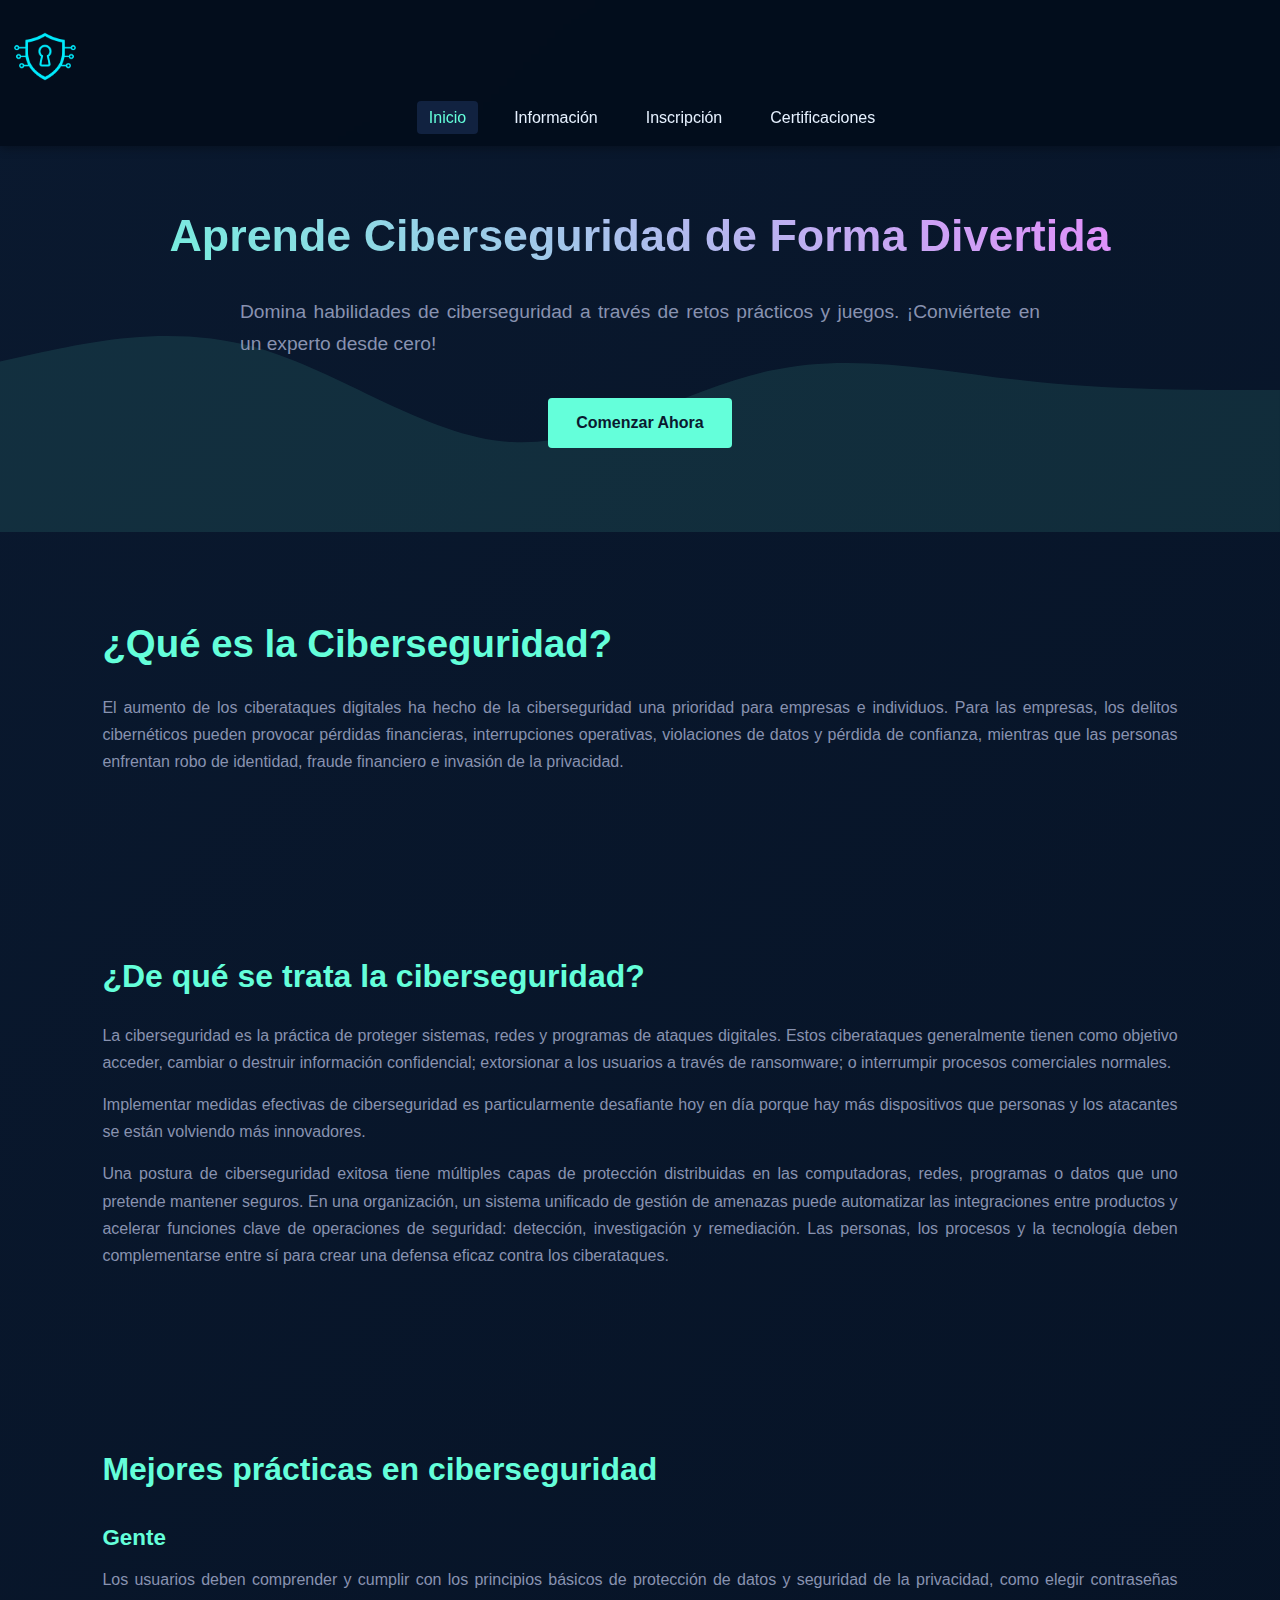
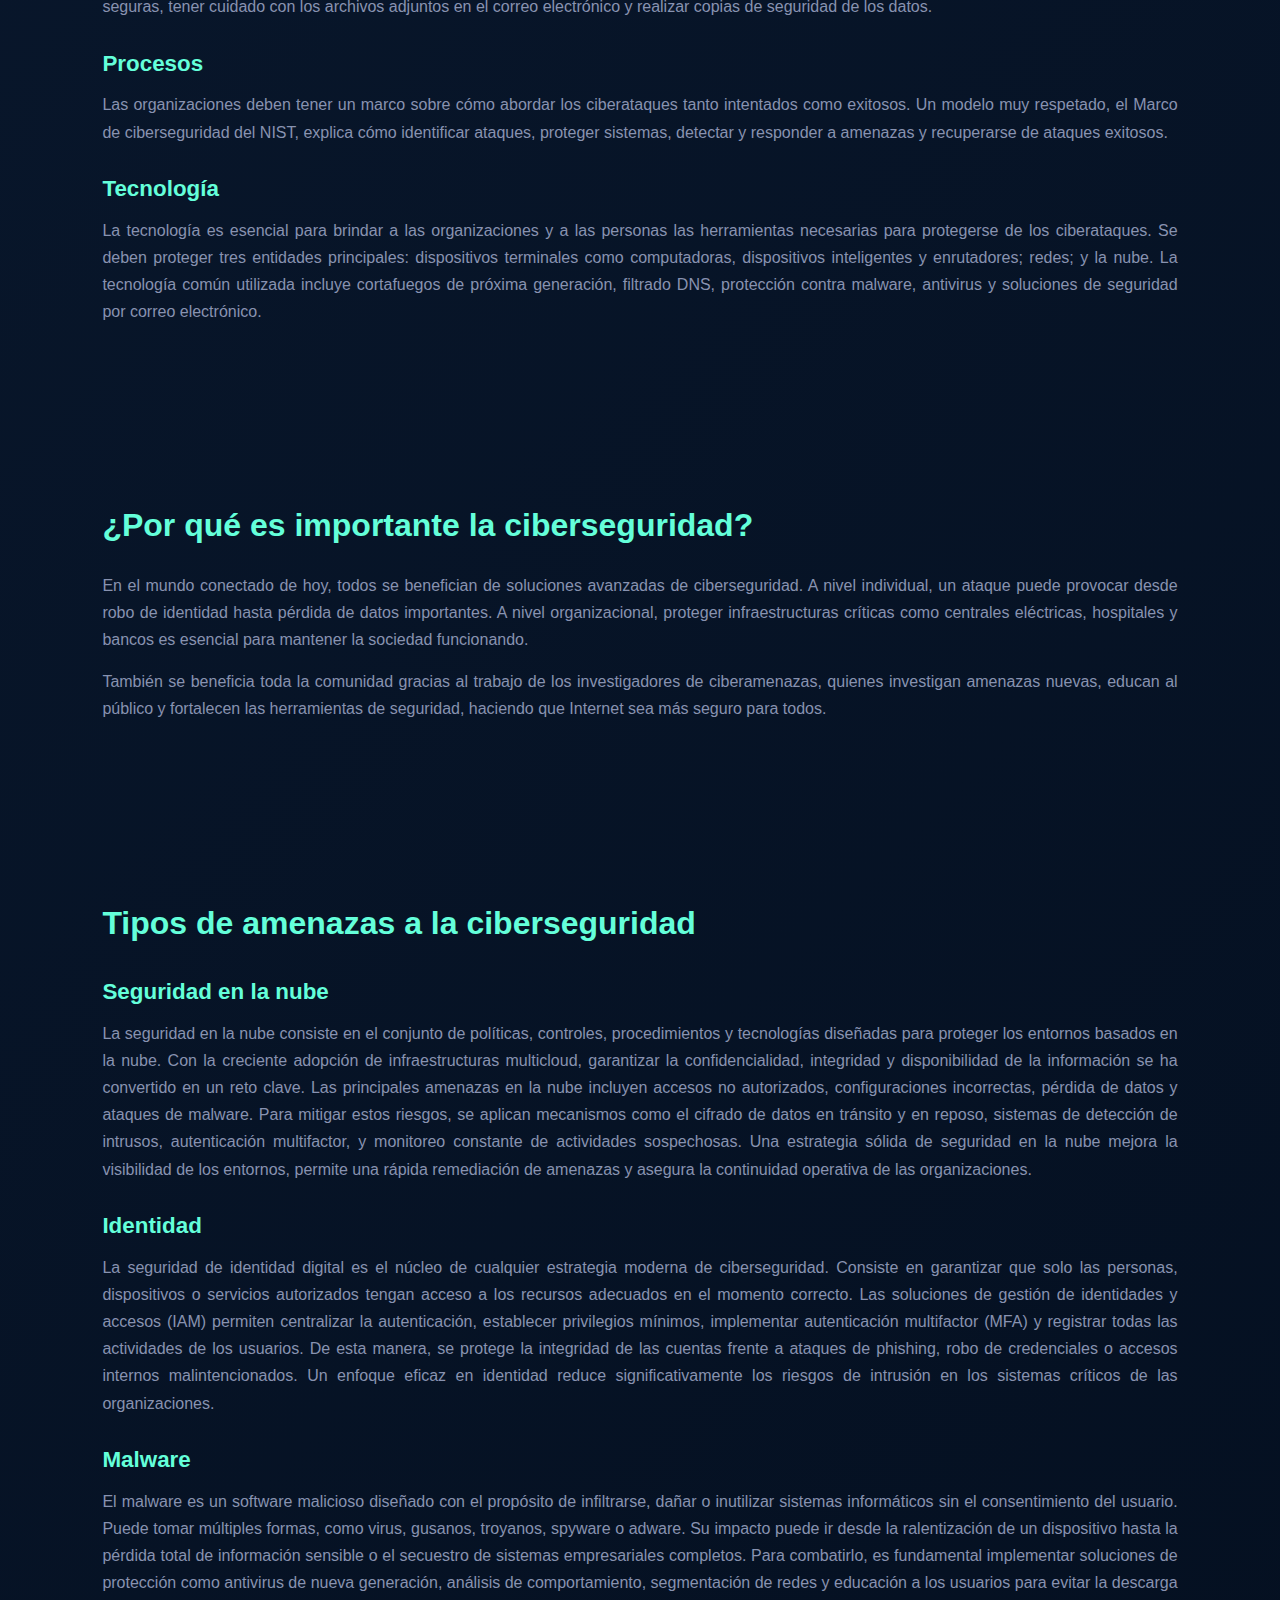
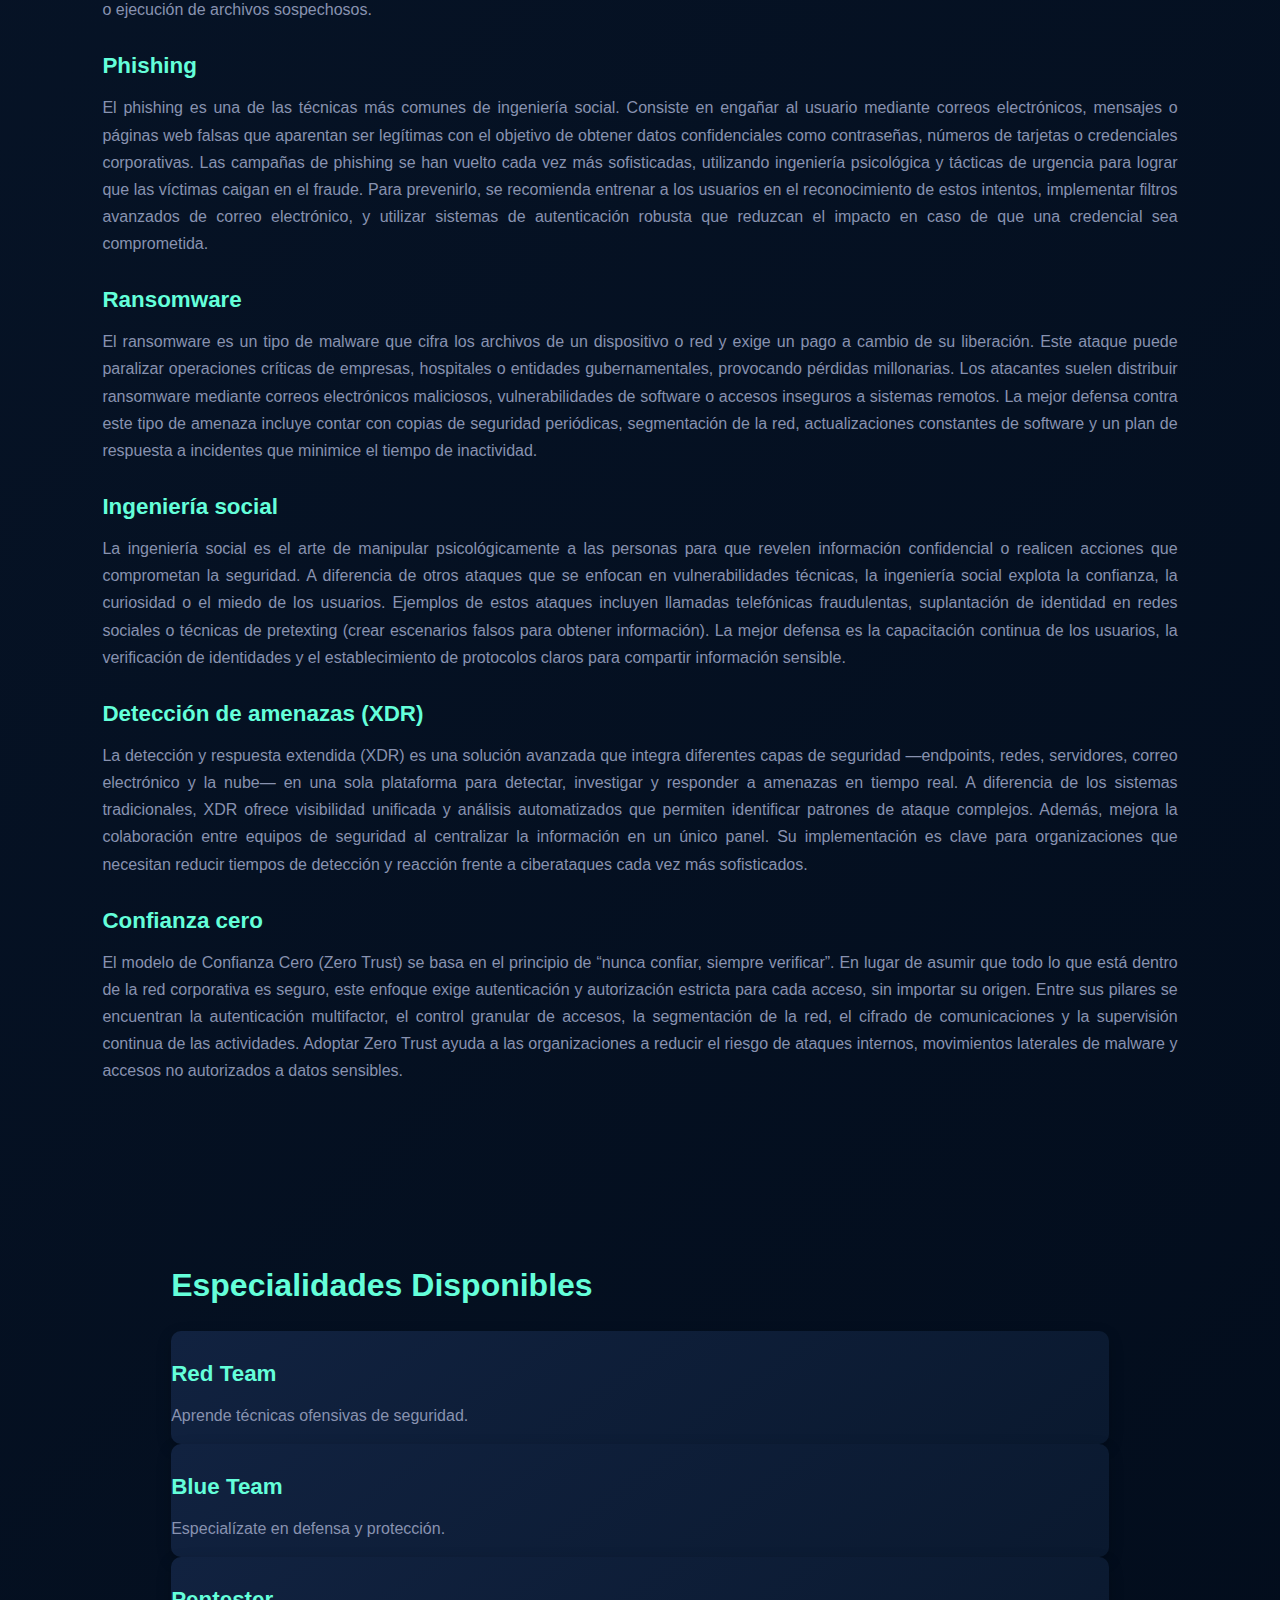
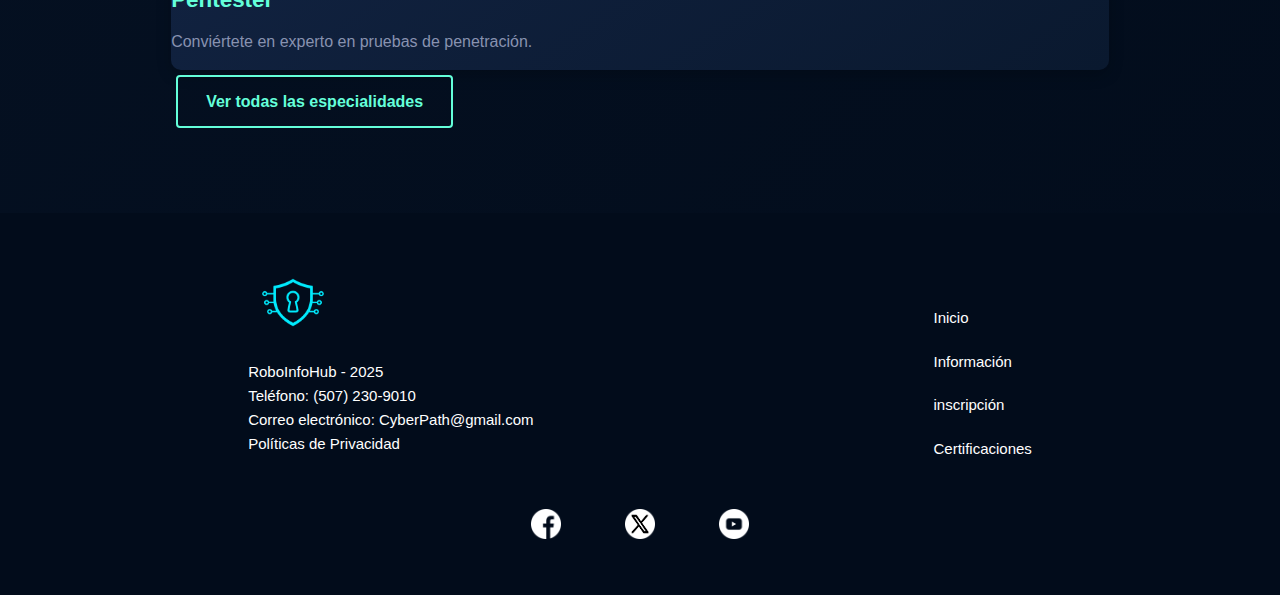
<file: index.html>
<!DOCTYPE html>
<html lang="es">
<head>
    <meta charset="UTF-8">
    <meta name="viewport" content="width=device-width, initial-scale=1.0">
    <title>CyberPath - Inicio</title>
    <link rel="stylesheet" href="css/style.css">
    <link rel="icon" href="../img/logocyberpath.png" type="image/png">
</head>
<body>
    <header>
        <div class="logo">
            <img src="img/logocyberpath.png" alt="CyberPath Logo" class="logo-img" >
           
        </div>
        <nav>
            <ul>
                <li><a href="index.html" class="active">Inicio</a></li>
                <li><a href="information.html">Información</a></li>
                <li><a href="inscription.html">Inscripción</a></li>
                <li><a href="certificados.html">Certificaciones</a></li>
            </ul>
        </nav>
    </header>

    <section class="hero">
        <div class="hero-content">
            <h2>Aprende Ciberseguridad de Forma Divertida</h2>
            <p>Domina habilidades de ciberseguridad a través de retos prácticos y juegos. ¡Conviértete en un experto desde cero!</p>
            <a href="inscription.html" class="btn">Comenzar Ahora</a>
        </div>
    </section>

     <section>
            <h1>¿Qué es la Ciberseguridad?</h1>
            <p>El aumento de los ciberataques digitales ha hecho de la ciberseguridad una prioridad para empresas e individuos. 
            Para las empresas, los delitos cibernéticos pueden provocar pérdidas financieras, interrupciones operativas, 
            violaciones de datos y pérdida de confianza, mientras que las personas enfrentan robo de identidad, fraude financiero 
            e invasión de la privacidad.</p>
        </section>

        <section>
            <h2>¿De qué se trata la ciberseguridad?</h2>
            <p>La ciberseguridad es la práctica de proteger sistemas, redes y programas de ataques digitales. Estos ciberataques 
            generalmente tienen como objetivo acceder, cambiar o destruir información confidencial; extorsionar a los usuarios 
            a través de ransomware; o interrumpir procesos comerciales normales.</p>
            <p>Implementar medidas efectivas de ciberseguridad es particularmente desafiante hoy en día porque hay más dispositivos 
            que personas y los atacantes se están volviendo más innovadores.</p>
            <p>Una postura de ciberseguridad exitosa tiene múltiples capas de protección distribuidas en las computadoras, redes, 
            programas o datos que uno pretende mantener seguros. En una organización, un sistema unificado de gestión de amenazas 
            puede automatizar las integraciones entre productos y acelerar funciones clave de operaciones de seguridad: detección, 
            investigación y remediación. Las personas, los procesos y la tecnología deben complementarse entre sí para crear una 
            defensa eficaz contra los ciberataques.</p>
        </section>

        <section>
            <h2>Mejores prácticas en ciberseguridad</h2>
            <h3>Gente</h3>
            <p>Los usuarios deben comprender y cumplir con los principios básicos de protección de datos y seguridad de la privacidad, 
            como elegir contraseñas seguras, tener cuidado con los archivos adjuntos en el correo electrónico y realizar copias de 
            seguridad de los datos.</p>

            <h3>Procesos</h3>
            <p>Las organizaciones deben tener un marco sobre cómo abordar los ciberataques tanto intentados como exitosos. 
            Un modelo muy respetado, el Marco de ciberseguridad del NIST, explica cómo identificar ataques, proteger sistemas, 
            detectar y responder a amenazas y recuperarse de ataques exitosos.</p>

            <h3>Tecnología</h3>
            <p>La tecnología es esencial para brindar a las organizaciones y a las personas las herramientas necesarias para 
            protegerse de los ciberataques. Se deben proteger tres entidades principales: dispositivos terminales como computadoras, 
            dispositivos inteligentes y enrutadores; redes; y la nube. La tecnología común utilizada incluye cortafuegos de próxima 
            generación, filtrado DNS, protección contra malware, antivirus y soluciones de seguridad por correo electrónico.</p>
        </section>

        <section>
            <h2>¿Por qué es importante la ciberseguridad?</h2>
            <p>En el mundo conectado de hoy, todos se benefician de soluciones avanzadas de ciberseguridad. A nivel individual, 
            un ataque puede provocar desde robo de identidad hasta pérdida de datos importantes. A nivel organizacional, proteger 
            infraestructuras críticas como centrales eléctricas, hospitales y bancos es esencial para mantener la sociedad funcionando.</p>
            <p>También se beneficia toda la comunidad gracias al trabajo de los investigadores de ciberamenazas, quienes investigan 
            amenazas nuevas, educan al público y fortalecen las herramientas de seguridad, haciendo que Internet sea más seguro 
            para todos.</p>
        </section>

        <section>
            <h2>Tipos de amenazas a la ciberseguridad</h2>
            <h3>Seguridad en la nube</h3>
            <p>La seguridad en la nube consiste en el conjunto de políticas, controles, procedimientos y tecnologías diseñadas para proteger los entornos basados en la nube. Con la creciente adopción de infraestructuras multicloud, garantizar la confidencialidad, integridad y disponibilidad de la información se ha convertido en un reto clave.
Las principales amenazas en la nube incluyen accesos no autorizados, configuraciones incorrectas, pérdida de datos y ataques de malware. Para mitigar estos riesgos, se aplican mecanismos como el cifrado de datos en tránsito y en reposo, sistemas de detección de intrusos, autenticación multifactor, y monitoreo constante de actividades sospechosas. Una estrategia sólida de seguridad en la nube mejora la visibilidad de los entornos, permite una rápida remediación de amenazas y asegura la continuidad operativa de las organizaciones.</p>

            <h3>Identidad</h3>
            <p>La seguridad de identidad digital es el núcleo de cualquier estrategia moderna de ciberseguridad. Consiste en garantizar que solo las personas, dispositivos o servicios autorizados tengan acceso a los recursos adecuados en el momento correcto.
Las soluciones de gestión de identidades y accesos (IAM) permiten centralizar la autenticación, establecer privilegios mínimos, implementar autenticación multifactor (MFA) y registrar todas las actividades de los usuarios. De esta manera, se protege la integridad de las cuentas frente a ataques de phishing, robo de credenciales o accesos internos malintencionados. Un enfoque eficaz en identidad reduce significativamente los riesgos de intrusión en los sistemas críticos de las organizaciones.</p>

            <h3>Malware</h3>
            <p>El malware es un software malicioso diseñado con el propósito de infiltrarse, dañar o inutilizar sistemas informáticos sin el consentimiento del usuario. Puede tomar múltiples formas, como virus, gusanos, troyanos, spyware o adware.
Su impacto puede ir desde la ralentización de un dispositivo hasta la pérdida total de información sensible o el secuestro de sistemas empresariales completos. Para combatirlo, es fundamental implementar soluciones de protección como antivirus de nueva generación, análisis de comportamiento, segmentación de redes y educación a los usuarios para evitar la descarga o ejecución de archivos sospechosos.</p>

            <h3>Phishing</h3>
            <p>El phishing es una de las técnicas más comunes de ingeniería social. Consiste en engañar al usuario mediante correos electrónicos, mensajes o páginas web falsas que aparentan ser legítimas con el objetivo de obtener datos confidenciales como contraseñas, números de tarjetas o credenciales corporativas.
Las campañas de phishing se han vuelto cada vez más sofisticadas, utilizando ingeniería psicológica y tácticas de urgencia para lograr que las víctimas caigan en el fraude. Para prevenirlo, se recomienda entrenar a los usuarios en el reconocimiento de estos intentos, implementar filtros avanzados de correo electrónico, y utilizar sistemas de autenticación robusta que reduzcan el impacto en caso de que una credencial sea comprometida.</p>

            <h3>Ransomware</h3>
            <p>El ransomware es un tipo de malware que cifra los archivos de un dispositivo o red y exige un pago a cambio de su liberación. Este ataque puede paralizar operaciones críticas de empresas, hospitales o entidades gubernamentales, provocando pérdidas millonarias.
Los atacantes suelen distribuir ransomware mediante correos electrónicos maliciosos, vulnerabilidades de software o accesos inseguros a sistemas remotos. La mejor defensa contra este tipo de amenaza incluye contar con copias de seguridad periódicas, segmentación de la red, actualizaciones constantes de software y un plan de respuesta a incidentes que minimice el tiempo de inactividad.</p>

            <h3>Ingeniería social</h3>
            <p>La ingeniería social es el arte de manipular psicológicamente a las personas para que revelen información confidencial o realicen acciones que comprometan la seguridad. A diferencia de otros ataques que se enfocan en vulnerabilidades técnicas, la ingeniería social explota la confianza, la curiosidad o el miedo de los usuarios.
Ejemplos de estos ataques incluyen llamadas telefónicas fraudulentas, suplantación de identidad en redes sociales o técnicas de pretexting (crear escenarios falsos para obtener información). La mejor defensa es la capacitación continua de los usuarios, la verificación de identidades y el establecimiento de protocolos claros para compartir información sensible.</p>

            <h3>Detección de amenazas (XDR)</h3>
            <p>La detección y respuesta extendida (XDR) es una solución avanzada que integra diferentes capas de seguridad —endpoints, redes, servidores, correo electrónico y la nube— en una sola plataforma para detectar, investigar y responder a amenazas en tiempo real.
A diferencia de los sistemas tradicionales, XDR ofrece visibilidad unificada y análisis automatizados que permiten identificar patrones de ataque complejos. Además, mejora la colaboración entre equipos de seguridad al centralizar la información en un único panel. Su implementación es clave para organizaciones que necesitan reducir tiempos de detección y reacción frente a ciberataques cada vez más sofisticados.</p>

            <h3>Confianza cero</h3>
            <p>El modelo de Confianza Cero (Zero Trust) se basa en el principio de “nunca confiar, siempre verificar”. En lugar de asumir que todo lo que está dentro de la red corporativa es seguro, este enfoque exige autenticación y autorización estricta para cada acceso, sin importar su origen.
Entre sus pilares se encuentran la autenticación multifactor, el control granular de accesos, la segmentación de la red, el cifrado de comunicaciones y la supervisión continua de las actividades. Adoptar Zero Trust ayuda a las organizaciones a reducir el riesgo de ataques internos, movimientos laterales de malware y accesos no autorizados a datos sensibles.</p>
        </section>

    <section class="classes">
        <div class="container">
            <h2>Especialidades Disponibles</h2>
            <div class="class-container">
                <div class="class-card">
                    <h3>Red Team</h3>
                    <p>Aprende técnicas ofensivas de seguridad.</p>
                </div>
                <div class="class-card">
                    <h3>Blue Team</h3>
                    <p>Especialízate en defensa y protección.</p>
                </div>
                <div class="class-card">
                    <h3>Pentester</h3>
                    <p>Conviértete en experto en pruebas de penetración.</p>
                </div>
            </div>
            <a href="information.html" class="btn-secondary">Ver todas las especialidades</a>
        </div>
    </section>

 <footer class="footer">
        <div class="footer_div">

            <div class="footer-izquierdo">
                <img src="img/logocyberpath.png" alt="Logo RoboInfoHub" class="footer-logo">
                <p>RoboInfoHub - 2025</p>
                <p>Teléfono: (507) 230-9010</p>
                <p>Correo electrónico: <a href="CyberPath@gmail.com">CyberPath@gmail.com</a></p>
                <p></p>
                <p><a href="#">Políticas de Privacidad</a></p>
            </div>

            <div class="footer-derecho">
                <ul>
                    
                    <br>
                    <li><a href="index.html">Inicio</a></li>
                    <li><a href="information.html">Información</a></li>
                    <li><a href="inscription.html">inscripción</a></li>
                    <li><a href="certificados.html">Certificaciones</a></li>
                    
                </ul>
            </div>
        </div>

      
        <div class="footer-social">
            <a href="#"><img src="../img/facebook.png" alt="Facebook"></a>
        <a href="#"><img src="../img/gorjeo.png" alt="Twitter"></a>
        <a href="#"><img src="../img/youtube.png" alt="YouTube"></a>
        </div>
    </footer>

</body>
</html>
</file>
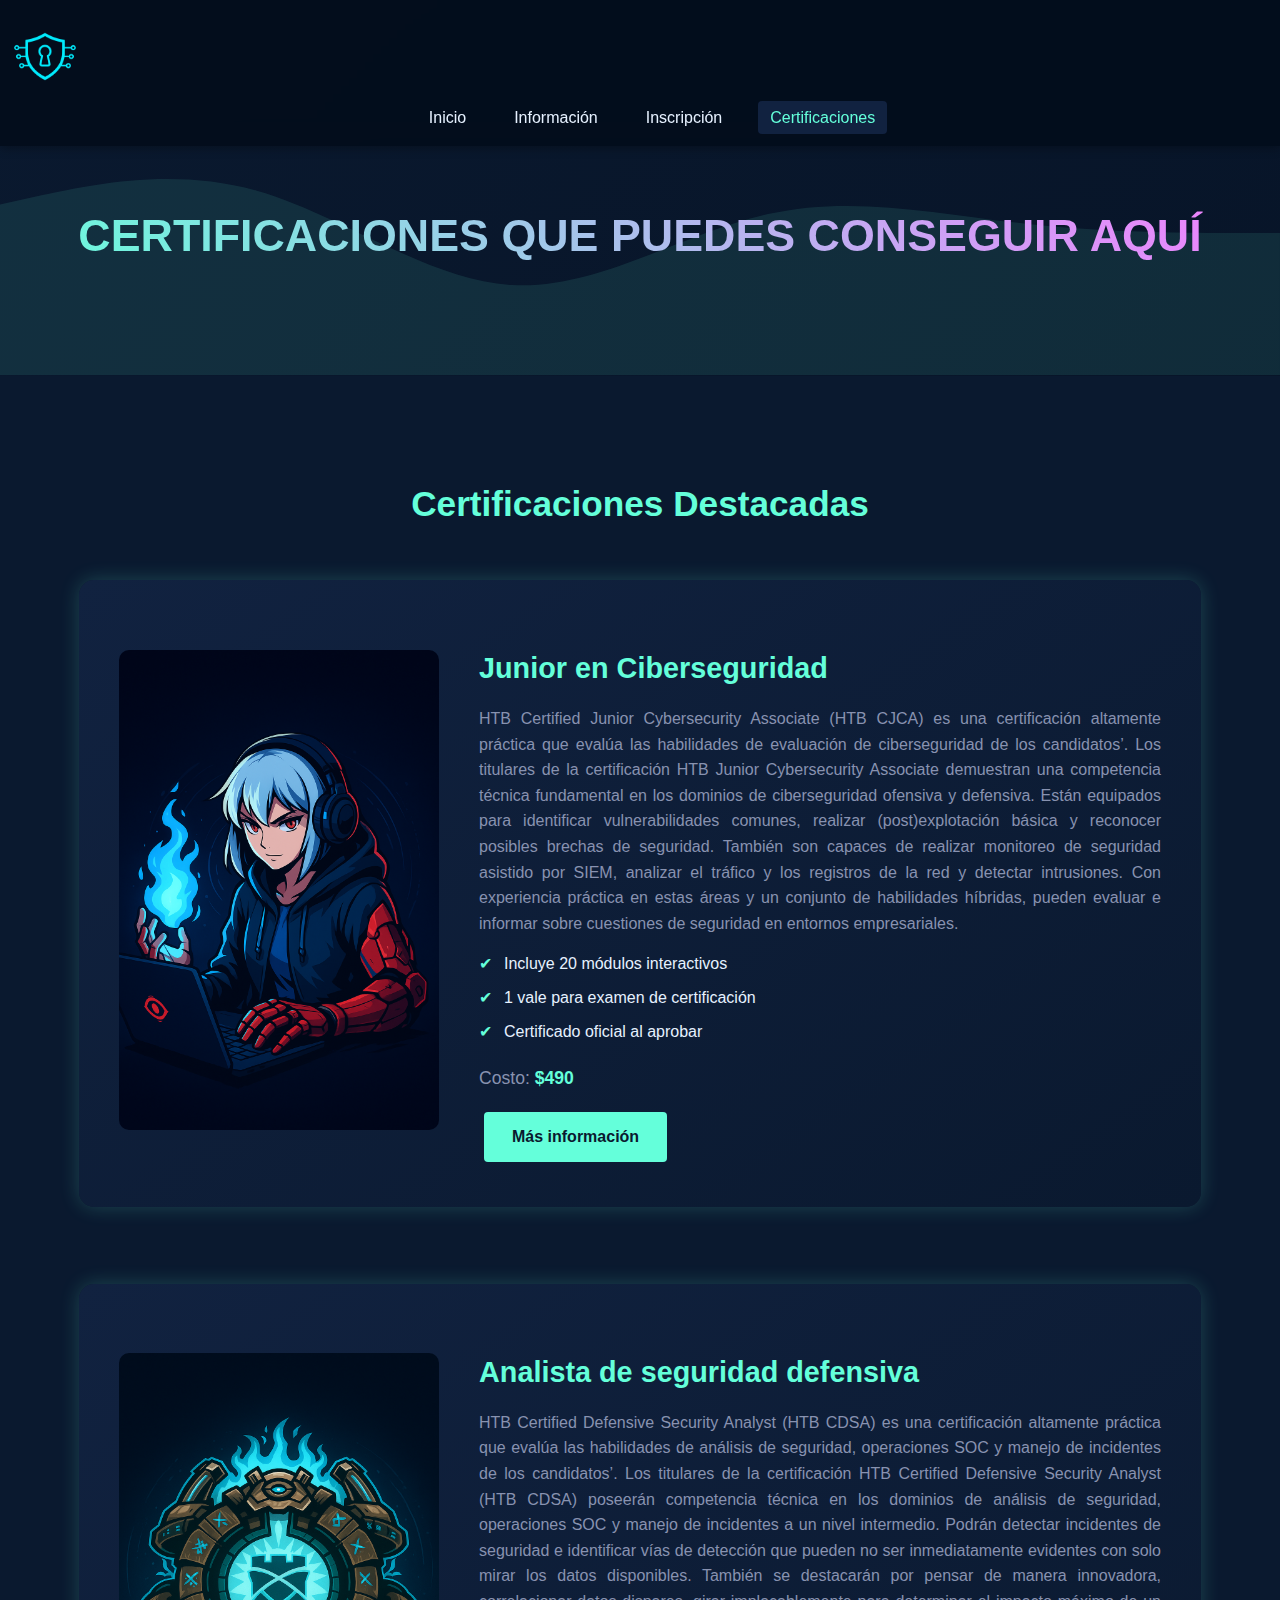
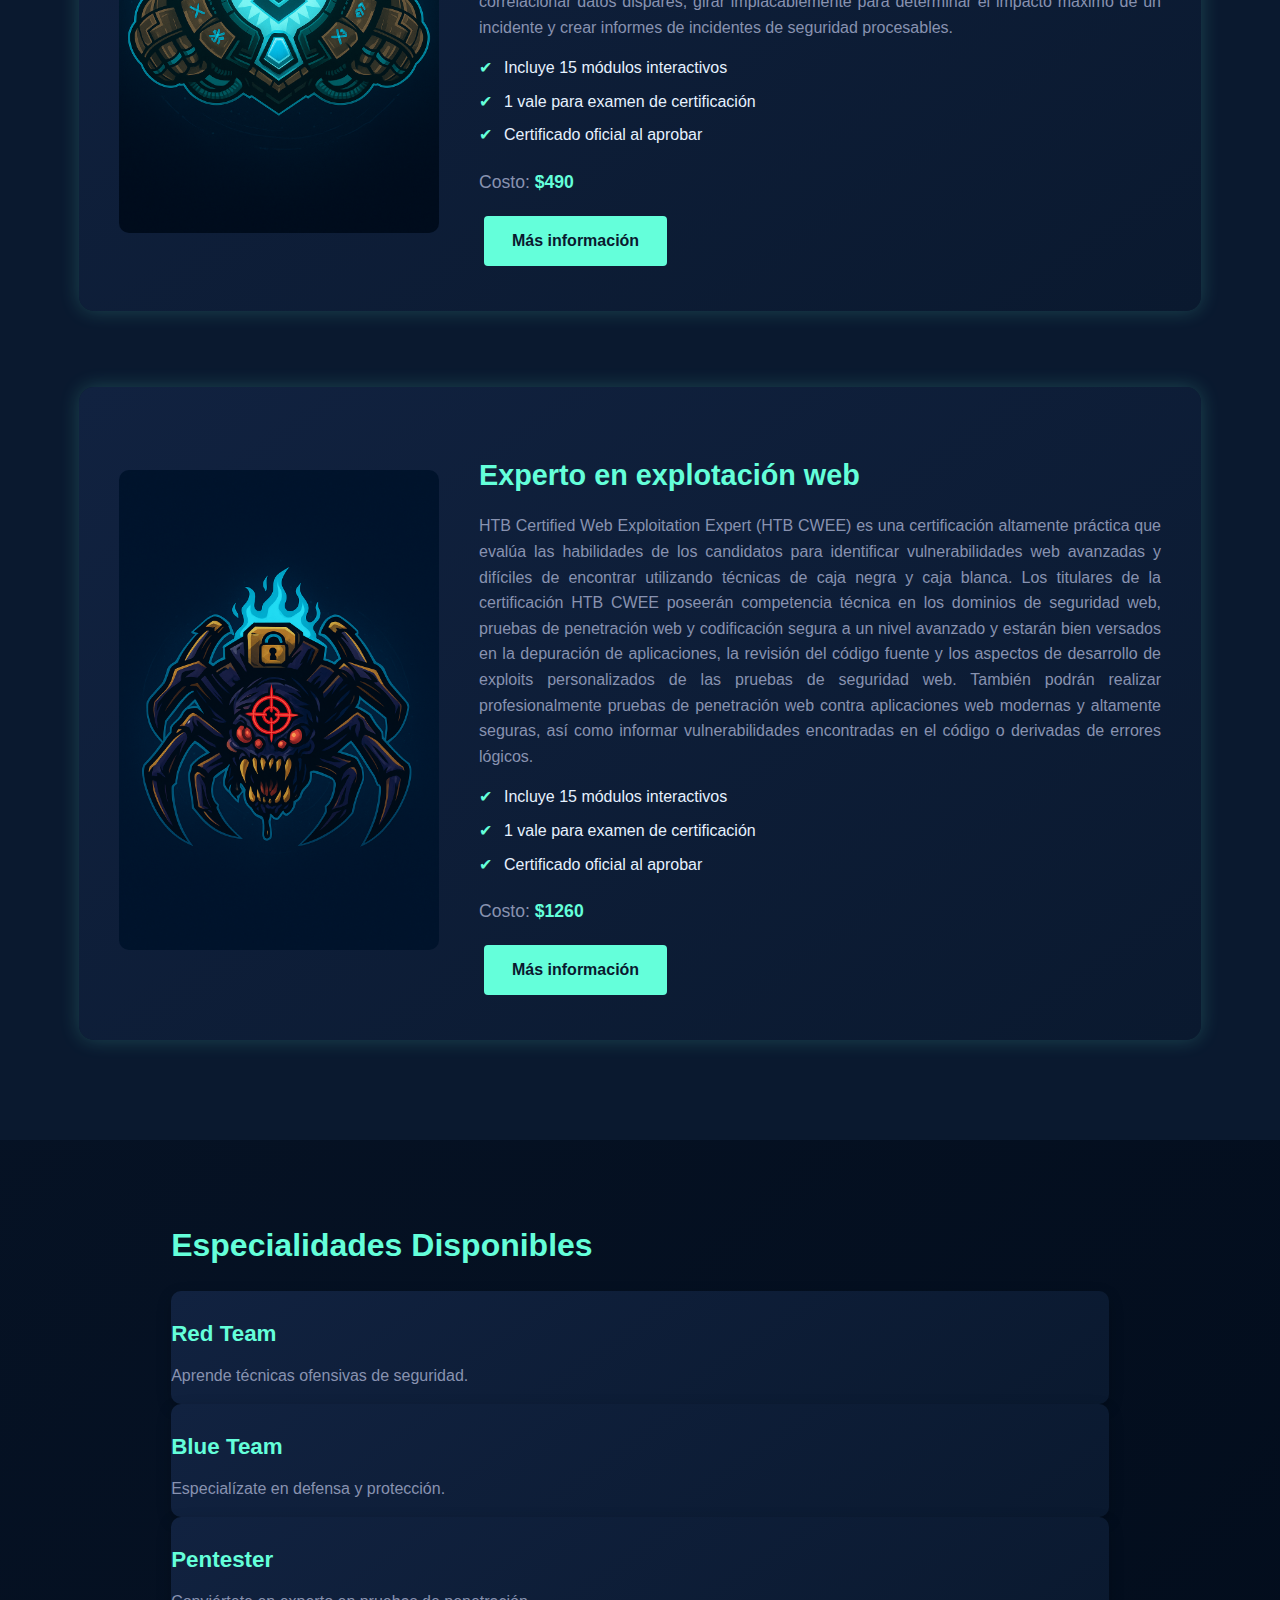
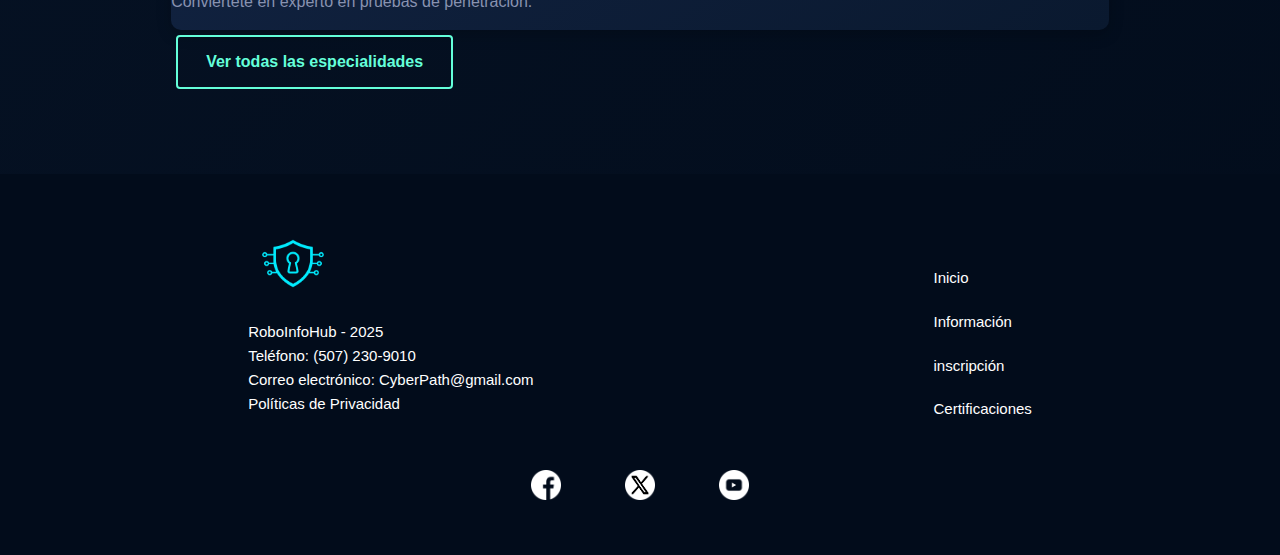
<file: certificados.html>
<!DOCTYPE html>
<html lang="es">
<head>
    <meta charset="UTF-8">
    <meta name="viewport" content="width=device-width, initial-scale=1.0">
    <title>CyberPath - Certificados</title>
    <link rel="stylesheet" href="css/style.css">
    <link rel="icon" href="../img/logocyberpath.png" type="image/png">
</head>
<body>
    <header>
        <div class="logo">
            <img src="img/logocyberpath.png" alt="CyberPath Logo" class="logo-img">
           
        </div>
        <nav>
            <ul>
                <li><a href="index.html">Inicio</a></li>
                <li><a href="information.html">Información</a></li>
                <li><a href="inscription.html">Inscripción</a></li>
                <li><a href="certificados.html" class="active">Certificaciones</a></li>
            </ul>
        </nav>
    </header>

    <section class="hero">
        <div class="hero-content">
            <h2>CERTIFICACIONES QUE PUEDES CONSEGUIR AQUÍ</h2>
            
    </section>

   <section class="certificados">
    <div class="container">
        <h2 class="section-title">Certificaciones Destacadas</h2>

        <div class="cert-card">
            <div class="cert-image">
                <img src="img/certificado-cyberpath.png" alt="Certificado CyberPath">
            </div>
            <div class="cert-info">
                <h3>Junior en Ciberseguridad</h3>
                <p>
                    HTB Certified Junior Cybersecurity Associate (HTB CJCA) es una certificación altamente práctica que evalúa las habilidades de evaluación de ciberseguridad de los candidatos’. Los titulares de la certificación HTB Junior Cybersecurity Associate demuestran una competencia técnica fundamental en los dominios de ciberseguridad ofensiva y defensiva. Están equipados para identificar vulnerabilidades comunes, realizar (post)explotación básica y reconocer posibles brechas de seguridad. También son capaces de realizar monitoreo de seguridad asistido por SIEM, analizar el tráfico y los registros de la red y detectar intrusiones. Con experiencia práctica en estas áreas y un conjunto de habilidades híbridas, pueden evaluar e informar sobre cuestiones de seguridad en entornos empresariales.
                </p>
                <ul>
                    <li>Incluye 20 módulos interactivos</li>
                    <li>1 vale para examen de certificación</li>
                    <li>Certificado oficial al aprobar</li>
                </ul>
                <p class="precio">Costo: <span>$490</span></p>
                <a href="https://academy.hackthebox.com/preview/certifications" class=" btn">Más información</a>
            </div>
        </div>
    </div>
    <br>
    <br>
    <br>

    <div class="container">
        

        <div class="cert-card">
            <div class="cert-image">
                <img src="img/certificado-2.png" alt="Certificado CyberPath">
            </div>
            <div class="cert-info">
                <h3>Analista de seguridad defensiva</h3>
                <p>
                    HTB Certified Defensive Security Analyst (HTB CDSA) es una certificación altamente práctica que evalúa las habilidades de análisis de seguridad, operaciones SOC y manejo de incidentes de los candidatos’. Los titulares de la certificación HTB Certified Defensive Security Analyst (HTB CDSA) poseerán competencia técnica en los dominios de análisis de seguridad, operaciones SOC y manejo de incidentes a un nivel intermedio. Podrán detectar incidentes de seguridad e identificar vías de detección que pueden no ser inmediatamente evidentes con solo mirar los datos disponibles. También se destacarán por pensar de manera innovadora, correlacionar datos dispares, girar implacablemente para determinar el impacto máximo de un incidente y crear informes de incidentes de seguridad procesables.
                </p>
                <ul>
                    <li>Incluye 15 módulos interactivos</li>
                    <li>1 vale para examen de certificación</li>
                    <li>Certificado oficial al aprobar</li>
                </ul>
                <p class="precio">Costo: <span>$490</span></p>
                <a href="https://academy.hackthebox.com/preview/certifications" class="btn">Más información</a>
            </div>
        </div>
    </div>
    <br>
    <br>
    <br>

    <div class="container">
       

        <div class="cert-card">
            <div class="cert-image">
                <img src="img/certificado-4.png" alt="Certificado CyberPath">
            </div>
            <div class="cert-info">
                <h3>Experto en explotación web</h3>
                <p>
                    HTB Certified Web Exploitation Expert (HTB CWEE) es una certificación altamente práctica que evalúa las habilidades de los candidatos para identificar vulnerabilidades web avanzadas y difíciles de encontrar utilizando técnicas de caja negra y caja blanca. Los titulares de la certificación HTB CWEE poseerán competencia técnica en los dominios de seguridad web, pruebas de penetración web y codificación segura a un nivel avanzado y estarán bien versados en la depuración de aplicaciones, la revisión del código fuente y los aspectos de desarrollo de exploits personalizados de las pruebas de seguridad web. También podrán realizar profesionalmente pruebas de penetración web contra aplicaciones web modernas y altamente seguras, así como informar vulnerabilidades encontradas en el código o derivadas de errores lógicos.
                </p>  
                <ul>
                    <li>Incluye 15  módulos interactivos</li>
                    <li>1 vale para examen de certificación</li>
                    <li>Certificado oficial al aprobar</li>
                </ul>
                <p class="precio">Costo: <span>$1260</span></p>
                <a href="https://academy.hackthebox.com/preview/certifications" class="btn">Más información</a>
            </div>
        </div>
    </div>

</section>



    <section class="classes">
        <div class="container">
            <h2>Especialidades Disponibles</h2>
            <div class="class-container">
                <div class="class-card">
                    <h3>Red Team</h3>
                    <p>Aprende técnicas ofensivas de seguridad.</p>
                </div>
                <div class="class-card">
                    <h3>Blue Team</h3>
                    <p>Especialízate en defensa y protección.</p>
                </div>
                <div class="class-card">
                    <h3>Pentester</h3>
                    <p>Conviértete en experto en pruebas de penetración.</p>
                </div>
            </div>
            <a href="information.html" class="btn-secondary">Ver todas las especialidades</a>
        </div>
    </section>

     <footer class="footer">
        <div class="footer_div">

            <div class="footer-izquierdo">
                <img src="../img/logocyberpath.png" alt="Logo RoboInfoHub" class="footer-logo">
                <p>RoboInfoHub - 2025</p>
                <p>Teléfono: (507) 230-9010</p>
                <p>Correo electrónico: <a href="CyberPath@gmail.com">CyberPath@gmail.com</a></p>
                <p></p>
                <p><a href="#">Políticas de Privacidad</a></p>
            </div>

            <div class="footer-derecho">
                <ul>
                    
                    <br>
                    <li><a href="index.html">Inicio</a></li>
                    <li><a href="information.html">Información</a></li>
                    <li><a href="inscription.html">inscripción</a></li>
                    <li><a href="certificados.html">Certificaciones</a></li>
                </ul>
            </div>
        </div>

      
        <div class="footer-social">
            <a href="#"><img src="../img/facebook.png" alt="Facebook"></a>
        <a href="#"><img src="../img/gorjeo.png" alt="Twitter"></a>
        <a href="#"><img src="../img/youtube.png" alt="YouTube"></a>
        </div>
    </footer>
</body>

</html>
</file>
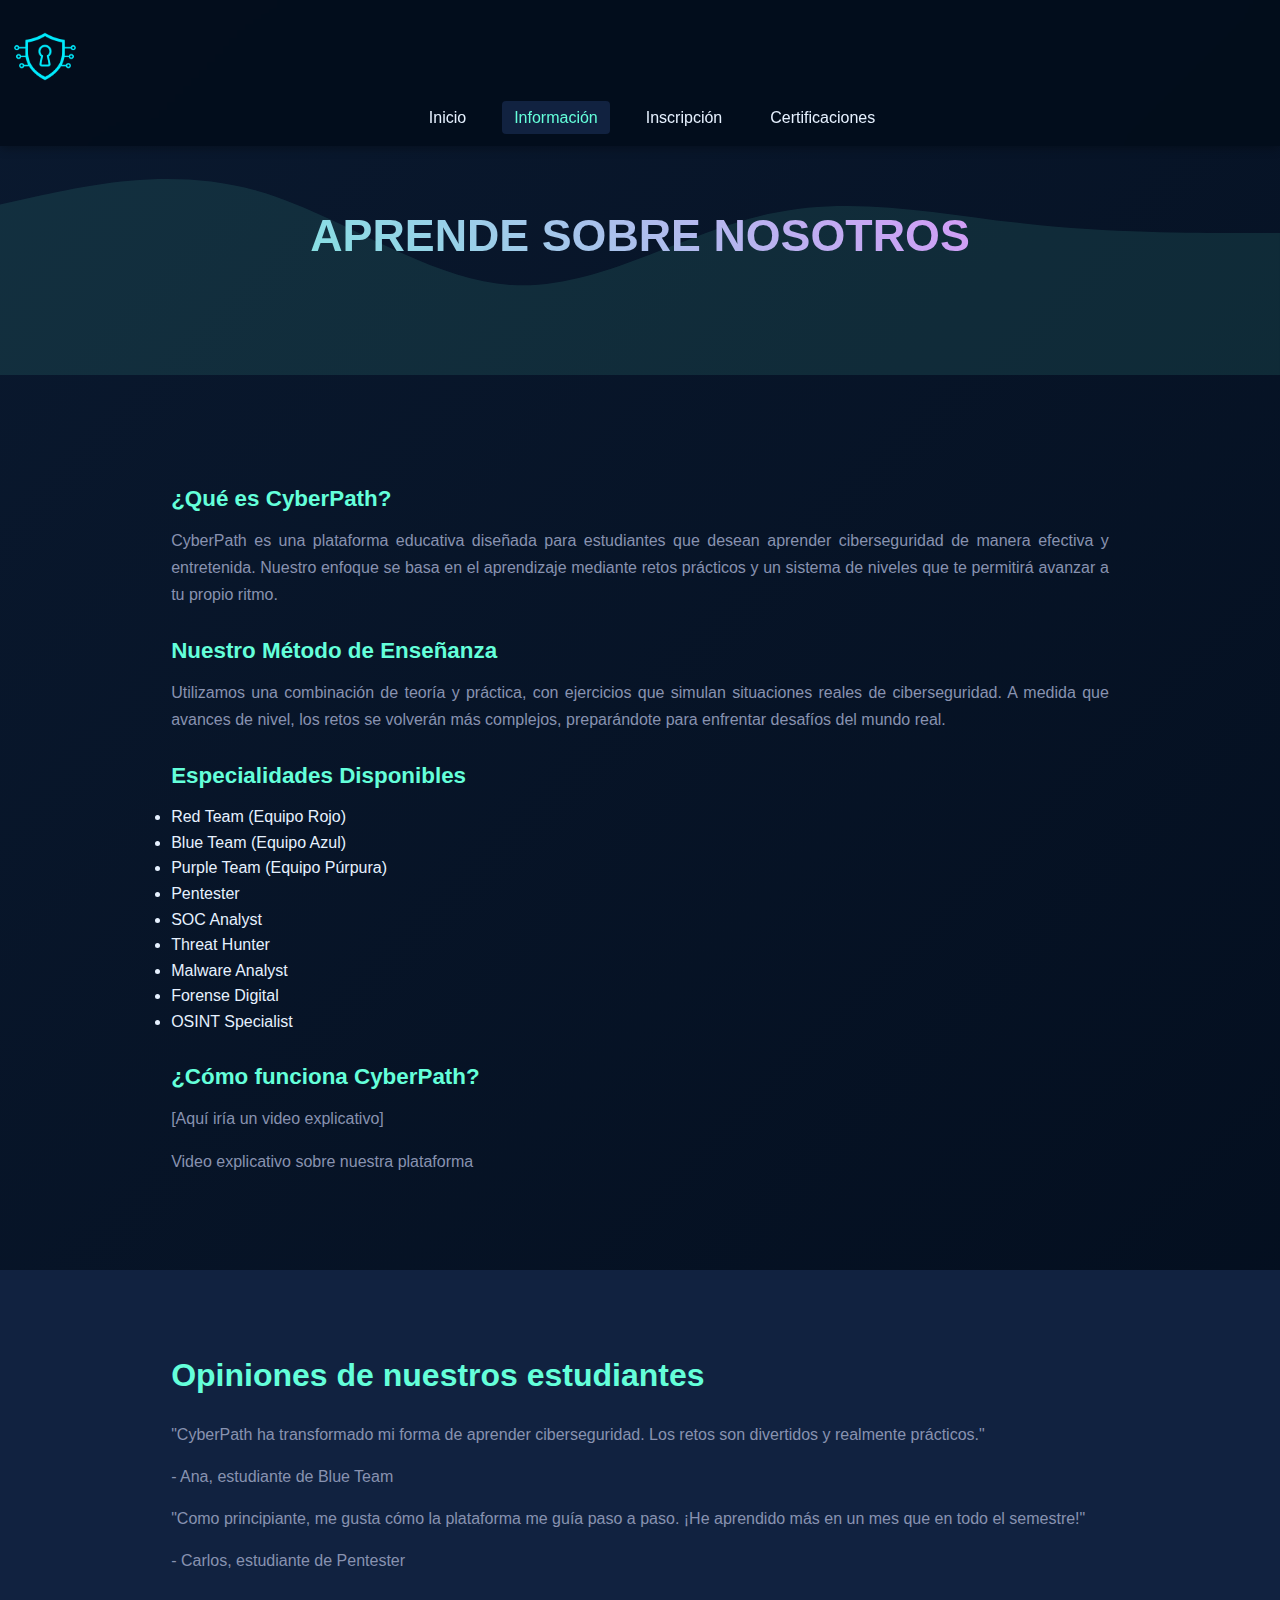
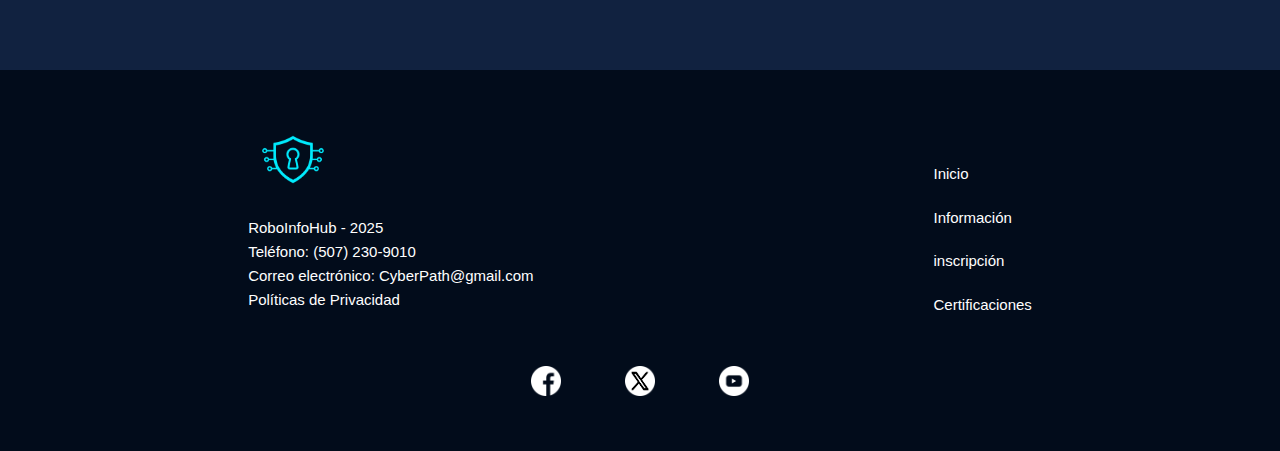
<file: information.html>
<!DOCTYPE html>
<html lang="es">
<head>
    <meta charset="UTF-8">
    <meta name="viewport" content="width=device-width, initial-scale=1.0">
    <title>CyberPath - Información</title>
    <link rel="stylesheet" href="css/style.css">
    <link rel="icon" href="../img/logocyberpath.png" type="image/png">
</head>
<body>
    <header>
        <div class="logo">
            <img src="img/logocyberpath.png" alt="CyberPath Logo" class="logo-img">
        </div>
        <nav>
            <ul>
                <li><a href="index.html">Inicio</a></li>
                <li><a href="information.html"class="active">Información</a></li>
                <li><a href="inscription.html">Inscripción</a></li>
                <li><a href="certificados.html">Certificaciones</a></li>
            </ul>
        </nav>
    </header>

     <section class="hero">
        <div class="hero-content">
            <h2>APRENDE SOBRE NOSOTROS</h2>
            
    </section>

    <section class="info-content">
        <div class="container">
            <div class="info-text">
                <h3>¿Qué es CyberPath?</h3>
                <p>CyberPath es una plataforma educativa diseñada para estudiantes que desean aprender ciberseguridad de manera efectiva y entretenida. Nuestro enfoque se basa en el aprendizaje mediante retos prácticos y un sistema de niveles que te permitirá avanzar a tu propio ritmo.</p>
                
                <h3>Nuestro Método de Enseñanza</h3>
                <p>Utilizamos una combinación de teoría y práctica, con ejercicios que simulan situaciones reales de ciberseguridad. A medida que avances de nivel, los retos se volverán más complejos, preparándote para enfrentar desafíos del mundo real.</p>
                
                <h3>Especialidades Disponibles</h3>
                <ul>
                    <li>Red Team (Equipo Rojo)</li>
                    <li>Blue Team (Equipo Azul)</li>
                    <li>Purple Team (Equipo Púrpura)</li>
                    <li>Pentester</li>
                    <li>SOC Analyst</li>
                    <li>Threat Hunter</li>
                    <li>Malware Analyst</li>
                    <li>Forense Digital</li>
                    <li>OSINT Specialist</li>
                </ul>
            </div>

            <div class="video-container">
                <h3>¿Cómo funciona CyberPath?</h3>
                <div class="video-placeholder">
                    <p>[Aquí iría un video explicativo]</p>
                </div>
                <p class="video-caption">Video explicativo sobre nuestra plataforma</p>
            </div>
        </div>
    </section>

    <section class="testimonials">
        <div class="container">
            <h2>Opiniones de nuestros estudiantes</h2>
            <div class="testimonial-container">
                <div class="testimonial">
                    <p>"CyberPath ha transformado mi forma de aprender ciberseguridad. Los retos son divertidos y realmente prácticos."</p>
                    <p class="author">- Ana, estudiante de Blue Team</p>
                </div>
                <div class="testimonial">
                    <p>"Como principiante, me gusta cómo la plataforma me guía paso a paso. ¡He aprendido más en un mes que en todo el semestre!"</p>
                    <p class="author">- Carlos, estudiante de Pentester</p>
                </div>
            </div>
        </div>
    </section>

     <footer class="footer">
        <div class="footer_div">

            <div class="footer-izquierdo">
                <img src="img/logocyberpath.png" alt="Logo RoboInfoHub" class="footer-logo">
                <p>RoboInfoHub - 2025</p>
                <p>Teléfono: (507) 230-9010</p>
                <p>Correo electrónico: <a href="CyberPath@gmail.com">CyberPath@gmail.com</a></p>
                <p></p>
                <p><a href="#">Políticas de Privacidad</a></p>
            </div>

            <div class="footer-derecho">
                <ul>
                    
                    <br>
                    <li><a href="index.html">Inicio</a></li>
                    <li><a href="information.html">Información</a></li>
                    <li><a href="inscription.html">inscripción</a></li>
                    <li><a href="certificados.html">Certificaciones</a></li>
                </ul>
            </div>
        </div>

      
        <div class="footer-social">
            <a href="#"><img src="../img/facebook.png" alt="Facebook"></a>
        <a href="#"><img src="../img/gorjeo.png" alt="Twitter"></a>
        <a href="#"><img src="../img/youtube.png" alt="YouTube"></a>
        </div>
    </footer>
</body>
</html>
</file>
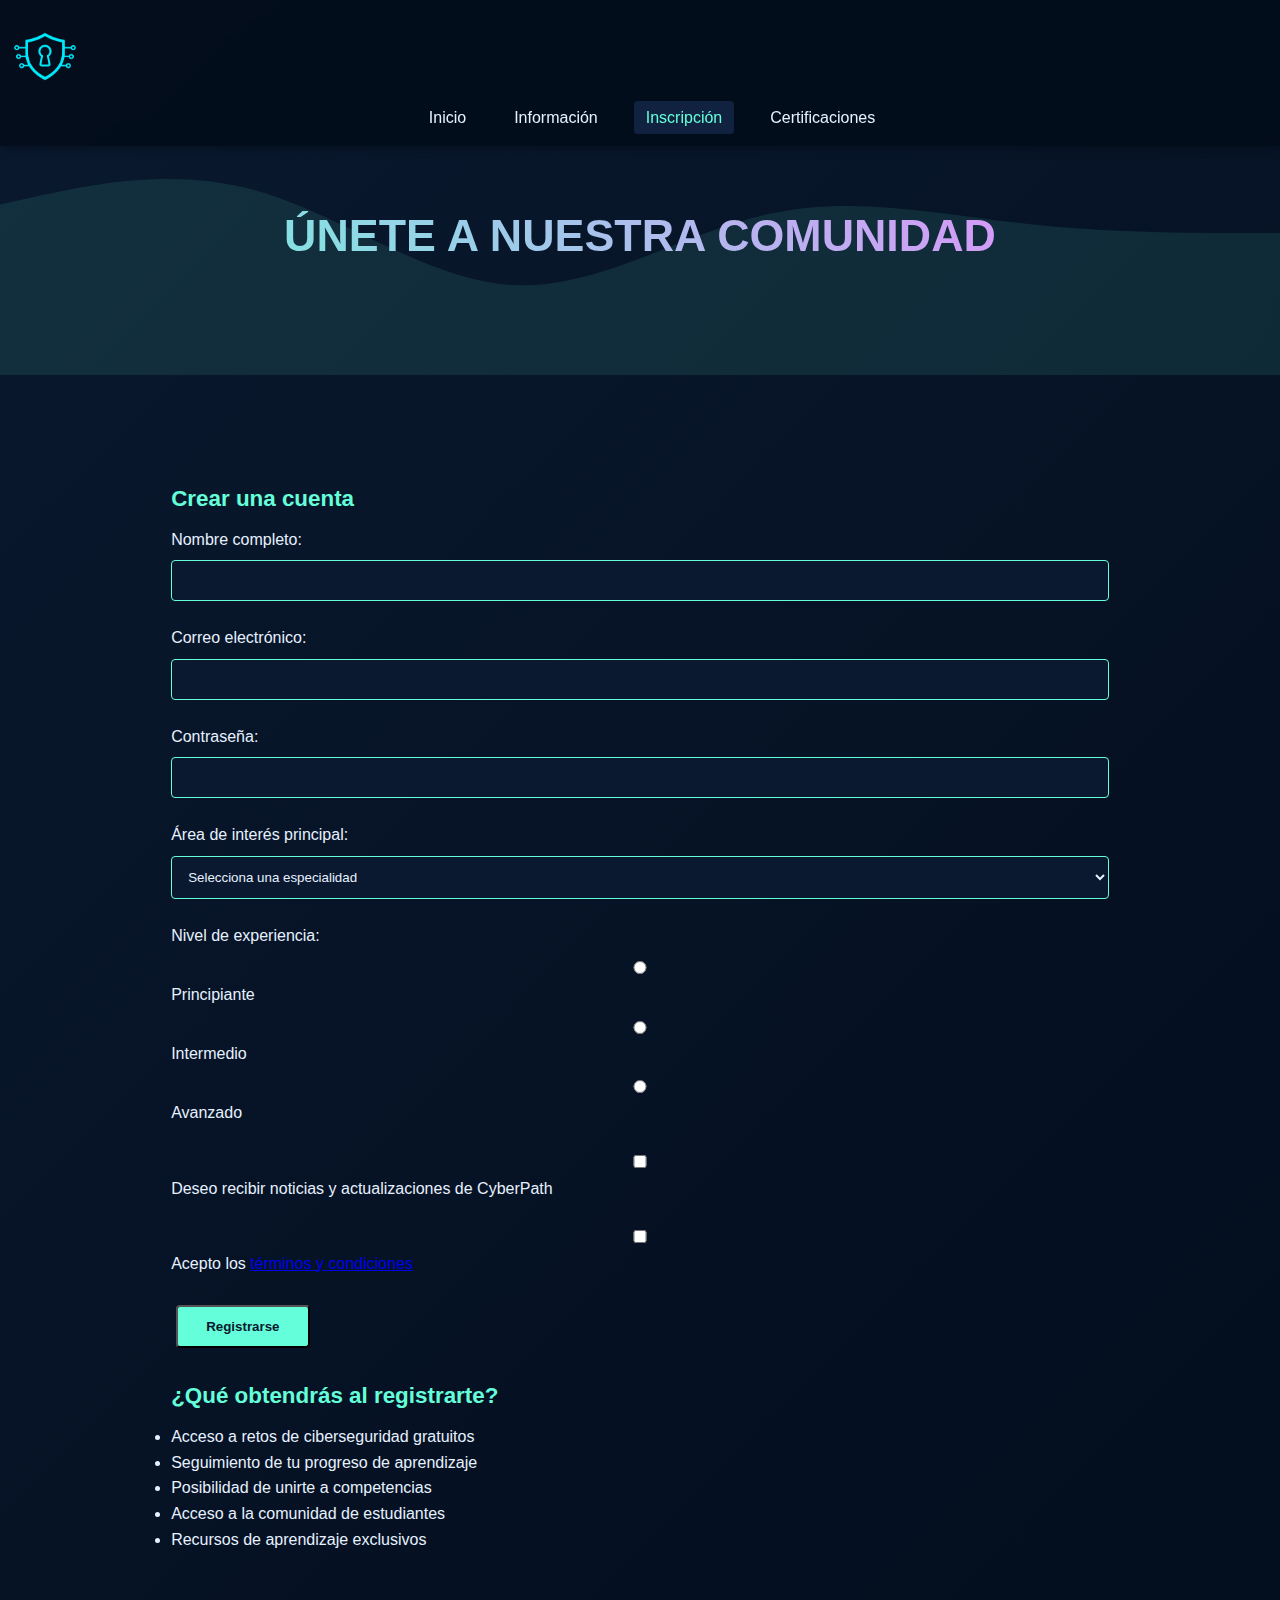
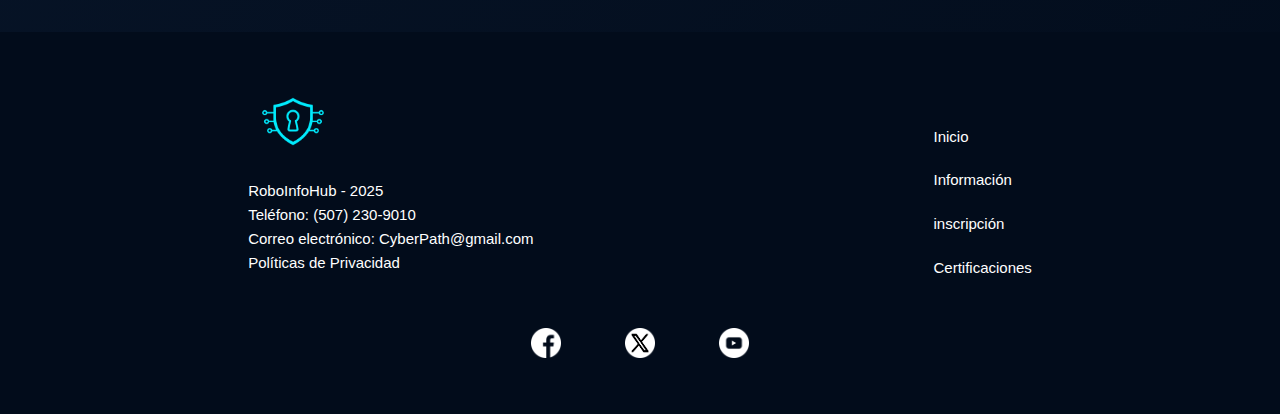
<file: inscription.html>
<!DOCTYPE html>
<html lang="es">
<head>
    <meta charset="UTF-8">
    <meta name="viewport" content="width=device-width, initial-scale=1.0">
    <title>CyberPath - Inscripción</title>
    <link rel="stylesheet" href="css/style.css">
    <link rel="icon" href="../img/logocyberpath.png" type="image/png">
</head>
<body>
    <header>
        <div class="logo">
            <img src="img/logocyberpath.png" alt="CyberPath Logo" class="logo-img">
        </div>
        <nav>
            <ul>
                <li><a href="index.html">Inicio</a></li>
                <li><a href="information.html">Información</a></li>
                <li><a href="inscription.html"class="active">Inscripción</a></li>
                <li><a href="certificados.html">Certificaciones</a></li>
            </ul>
        </nav>
    </header>

     <section class="hero">
        <div class="hero-content">
            <h2>ÚNETE A NUESTRA COMUNIDAD</h2>
            
    </section>

    <section class="form-container">
        <div class="container">
            <form class="signup-form">
                <h3>Crear una cuenta</h3>
                
                <div class="form-group">
                    <label for="name">Nombre completo:</label>
                    <input type="text" id="name" name="name" required>
                </div>
                
                <div class="form-group">
                    <label for="email">Correo electrónico:</label>
                    <input type="email" id="email" name="email" required>
                </div>
                
                <div class="form-group">
                    <label for="password">Contraseña:</label>
                    <input type="password" id="password" name="password" required>
                </div>
                
                <div class="form-group">
                    <label for="interest">Área de interés principal:</label>
                    <select id="interest" name="interest">
                        <option value="">Selecciona una especialidad</option>
                        <option value="redteam">Red Team</option>
                        <option value="blueteam">Blue Team</option>
                        <option value="purpleteam">Purple Team</option>
                        <option value="pentester">Pentester</option>
                        <option value="soc">SOC Analyst</option>
                        <option value="threat">Threat Hunter</option>
                        <option value="malware">Malware Analyst</option>
                        <option value="forense">Forense Digital</option>
                        <option value="osint">OSINT Specialist</option>
                    </select>
                </div>
                
                <div class="form-group">
                    <label for="experience">Nivel de experiencia:</label>
                    <div class="radio-group">
                        <label><input type="radio" name="experience" value="beginner"> Principiante</label>
                        <label><input type="radio" name="experience" value="intermediate"> Intermedio</label>
                        <label><input type="radio" name="experience" value="advanced"> Avanzado</label>
                    </div>
                </div>
                
                <div class="form-group">
                    <label for="newsletter">
                        <input type="checkbox" id="newsletter" name="newsletter">
                        Deseo recibir noticias y actualizaciones de CyberPath
                    </label>
                </div>
                
                <div class="form-group">
                    <label for="terms">
                        <input type="checkbox" id="terms" name="terms" required>
                        Acepto los <a href="#">términos y condiciones</a>
                    </label>
                </div>
                
                <button type="submit" class="btn">Registrarse</button>
            </form>
            
            <div class="form-info">
                <h3>¿Qué obtendrás al registrarte?</h3>
                <ul>
                    <li>Acceso a retos de ciberseguridad gratuitos</li>
                    <li>Seguimiento de tu progreso de aprendizaje</li>
                    <li>Posibilidad de unirte a competencias</li>
                    <li>Acceso a la comunidad de estudiantes</li>
                    <li>Recursos de aprendizaje exclusivos</li>
                </ul>
            </div>
        </div>
    </section>

    
         <footer class="footer">
        <div class="footer_div">

            <div class="footer-izquierdo">
                <img src="../img/logocyberpath.png" alt="Logo RoboInfoHub" class="footer-logo">
                <p>RoboInfoHub - 2025</p>
                <p>Teléfono: (507) 230-9010</p>
                <p>Correo electrónico: <a href="CyberPath@gmail.com">CyberPath@gmail.com</a></p>
                <p></p>
                <p><a href="#">Políticas de Privacidad</a></p>
            </div>

            <div class="footer-derecho">
                <ul>
                    
                    <br>
                    <li><a href="index.html">Inicio</a></li>
                    <li><a href="information.html">Información</a></li>
                    <li><a href="inscription.html">inscripción</a></li>
                    <li><a href="certificados.html">Certificaciones</a></li>
                </ul>
            </div>
        </div>

      
        <div class="footer-social">
            <a href="#"><img src="../img/facebook.png" alt="Facebook"></a>
        <a href="#"><img src="../img/gorjeo.png" alt="Twitter"></a>
        <a href="#"><img src="../img/youtube.png" alt="YouTube"></a>
        </div>
    </footer>
 
</body>
</html>
</file>
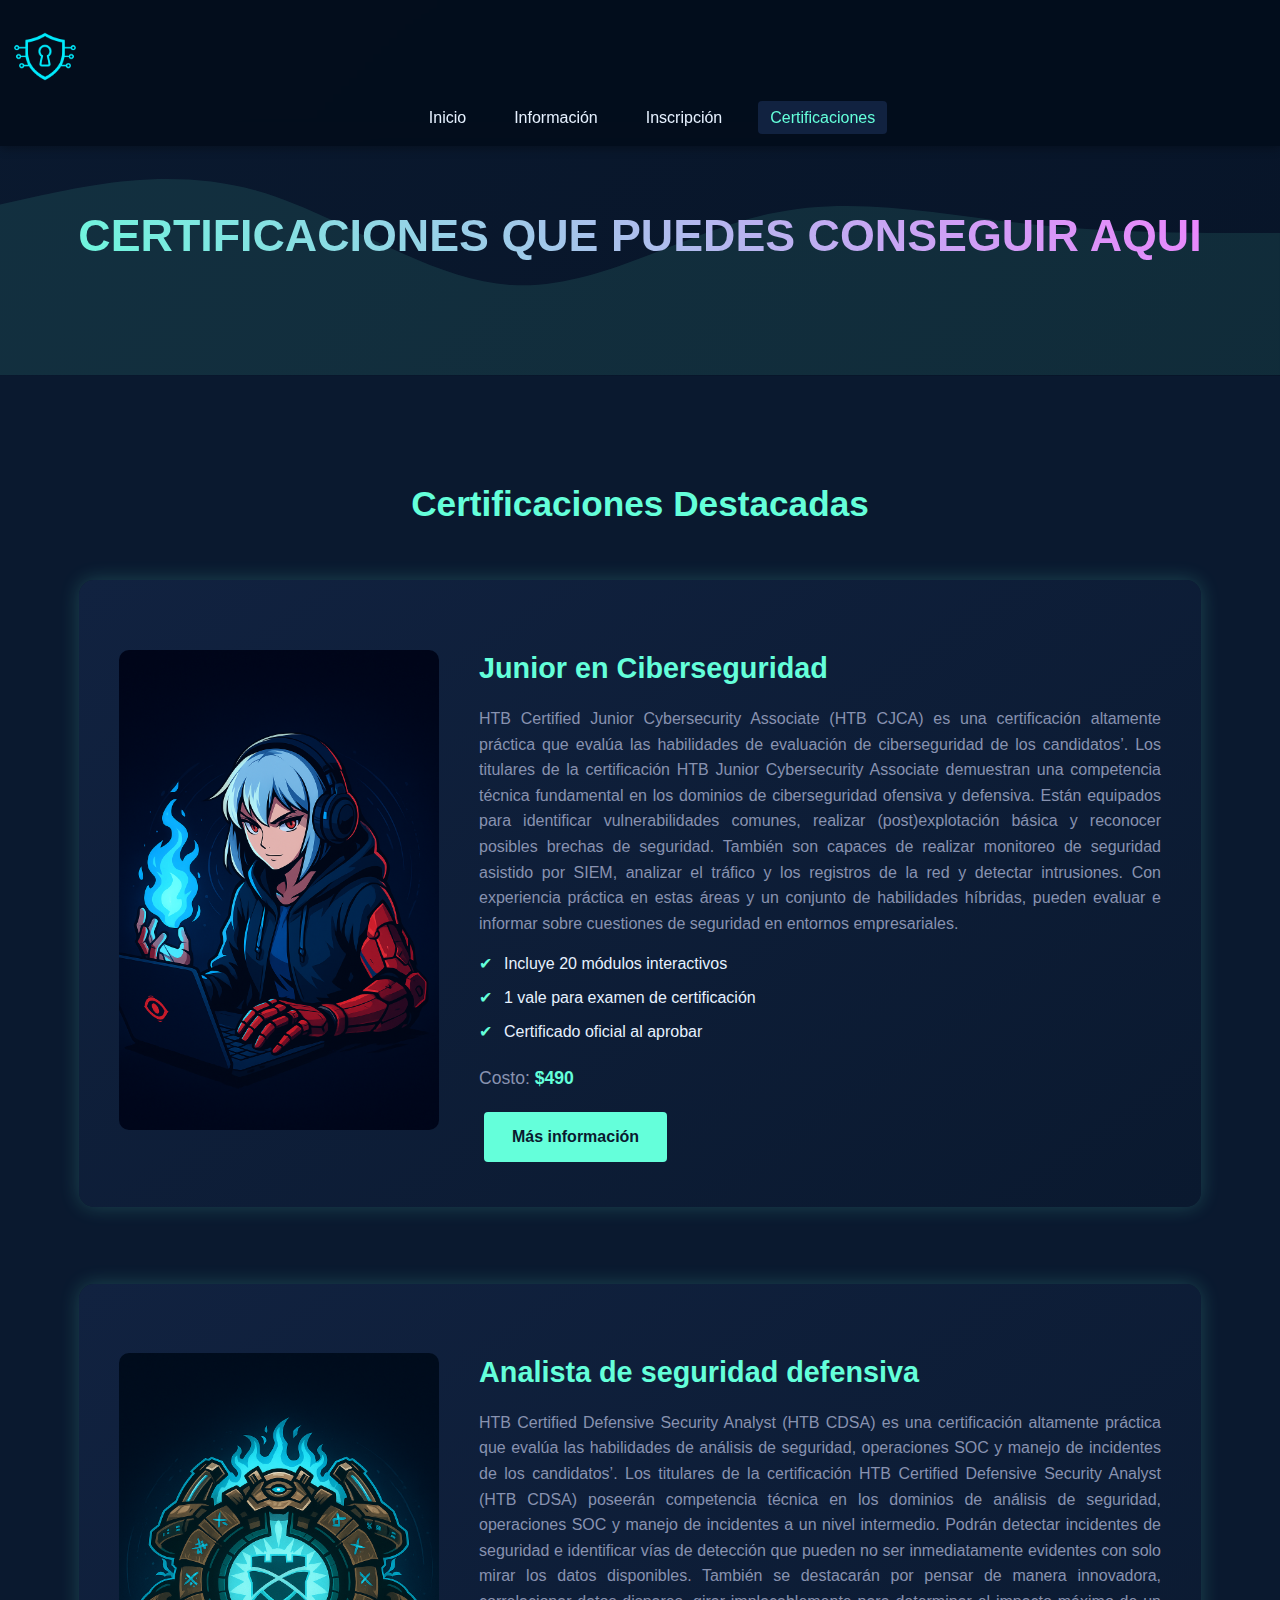
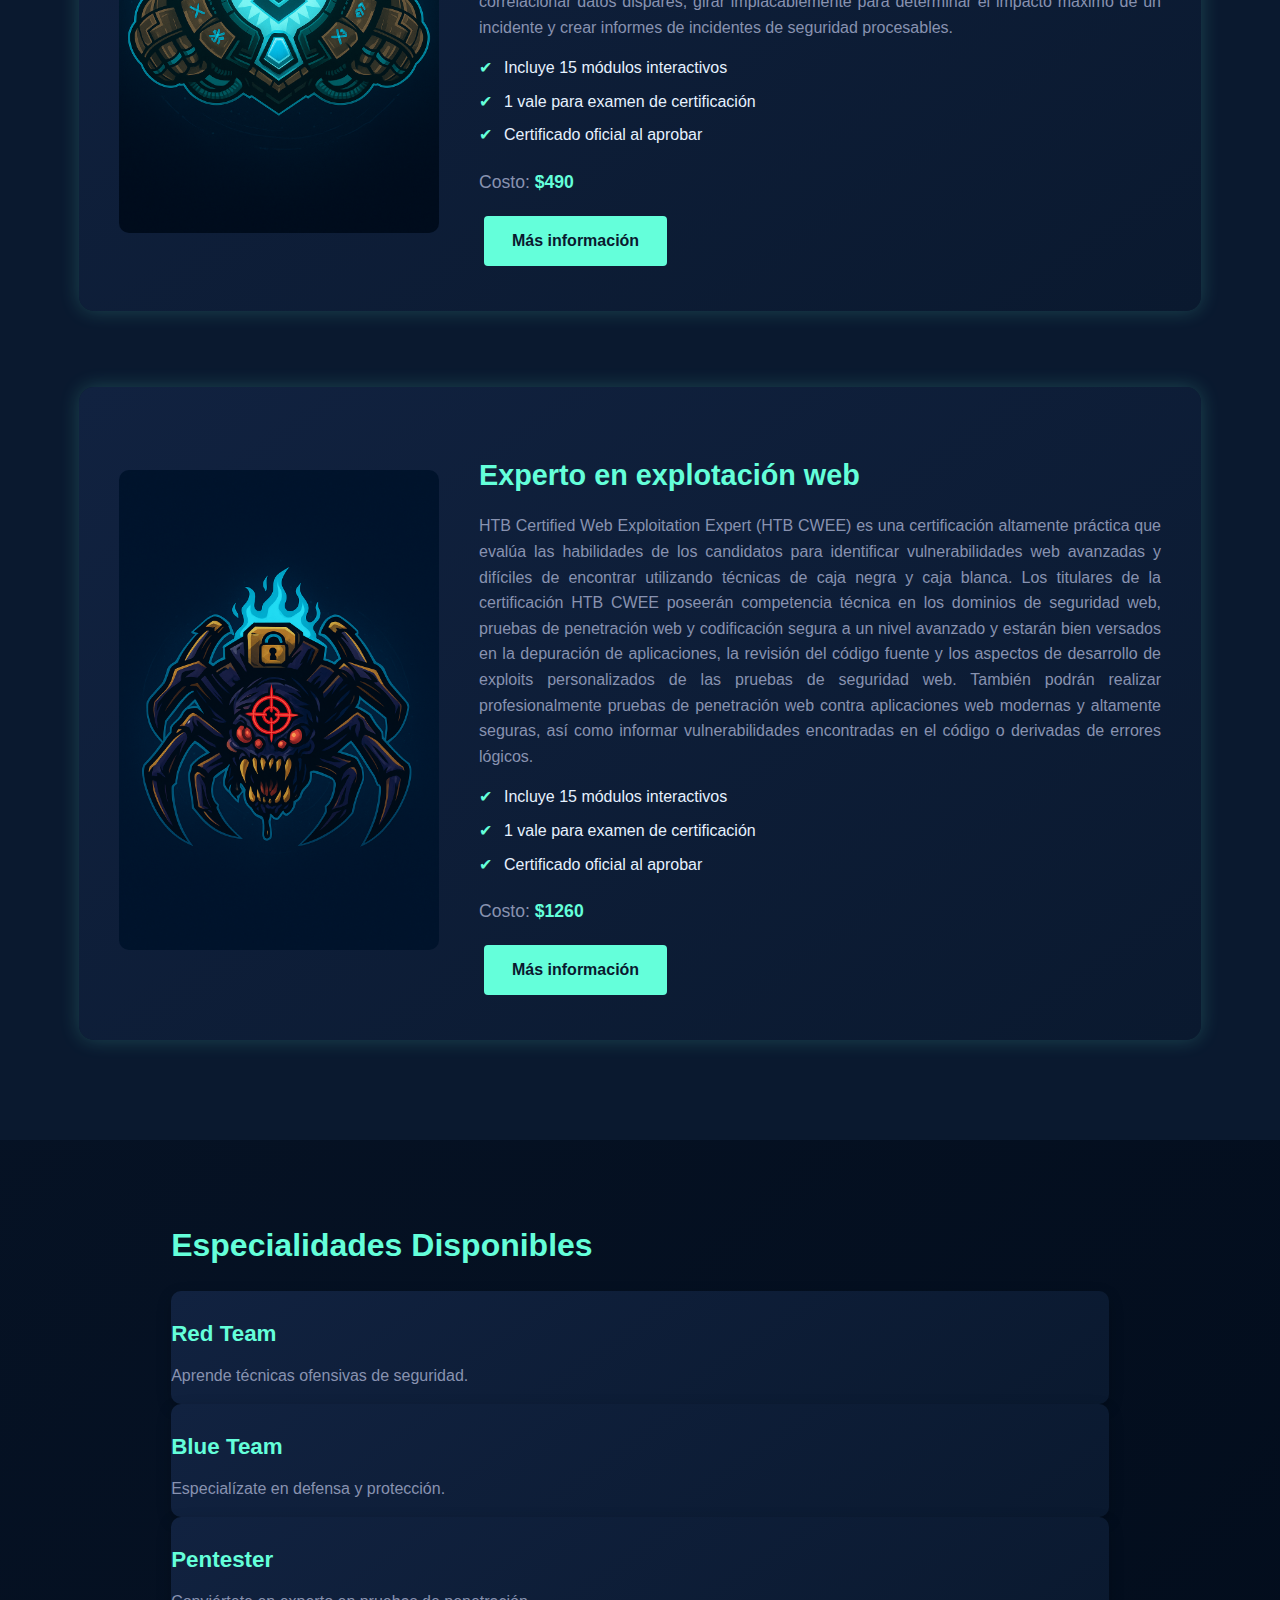
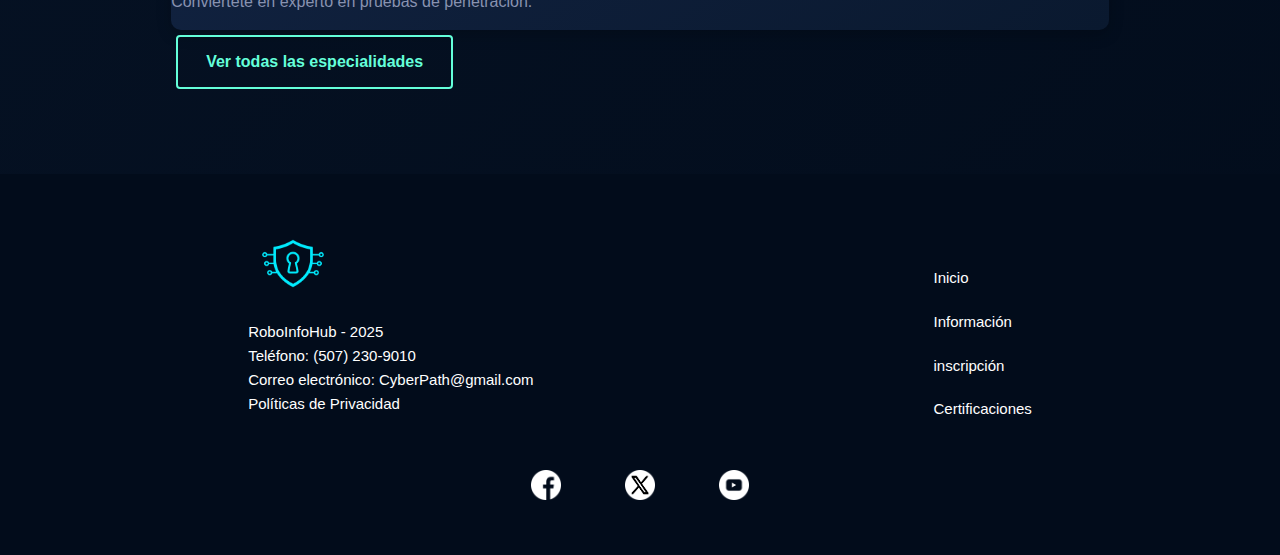
<file: proyecto-cyberpath/certificados.html>
<!DOCTYPE html>
<html lang="es">
<head>
    <meta charset="UTF-8">
    <meta name="viewport" content="width=device-width, initial-scale=1.0">
    <title>CyberPath - Certificados</title>
    <link rel="stylesheet" href="css/style.css">
    <link rel="icon" href="../img/logocyberpath.png" type="image/png">
</head>
<body>
    <header>
        <div class="logo">
            <img src="img/logocyberpath.png" alt="CyberPath Logo" class="logo-img">
           
        </div>
        <nav>
            <ul>
                <li><a href="index.html">Inicio</a></li>
                <li><a href="information.html">Información</a></li>
                <li><a href="inscription.html">Inscripción</a></li>
                <li><a href="certificados.html" class="active">Certificaciones</a></li>
            </ul>
        </nav>
    </header>

    <section class="hero">
        <div class="hero-content">
            <h2>CERTIFICACIONES QUE PUEDES CONSEGUIR AQUI</h2>
            
    </section>

   <section class="certificados">
    <div class="container">
        <h2 class="section-title">Certificaciones Destacadas</h2>

        <div class="cert-card">
            <div class="cert-image">
                <img src="img/certificado-cyberpath.png" alt="Certificado CyberPath">
            </div>
            <div class="cert-info">
                <h3>Junior en Ciberseguridad</h3>
                <p>
                    HTB Certified Junior Cybersecurity Associate (HTB CJCA) es una certificación altamente práctica que evalúa las habilidades de evaluación de ciberseguridad de los candidatos’. Los titulares de la certificación HTB Junior Cybersecurity Associate demuestran una competencia técnica fundamental en los dominios de ciberseguridad ofensiva y defensiva. Están equipados para identificar vulnerabilidades comunes, realizar (post)explotación básica y reconocer posibles brechas de seguridad. También son capaces de realizar monitoreo de seguridad asistido por SIEM, analizar el tráfico y los registros de la red y detectar intrusiones. Con experiencia práctica en estas áreas y un conjunto de habilidades híbridas, pueden evaluar e informar sobre cuestiones de seguridad en entornos empresariales.
                </p>
                <ul>
                    <li>Incluye 20 módulos interactivos</li>
                    <li>1 vale para examen de certificación</li>
                    <li>Certificado oficial al aprobar</li>
                </ul>
                <p class="precio">Costo: <span>$490</span></p>
                <a href="https://academy.hackthebox.com/preview/certifications" class=" btn">Más información</a>
            </div>
        </div>
    </div>
    <br>
    <br>
    <br>

    <div class="container">
        

        <div class="cert-card">
            <div class="cert-image">
                <img src="img/certificado-2.png" alt="Certificado CyberPath">
            </div>
            <div class="cert-info">
                <h3>Analista de seguridad defensiva</h3>
                <p>
                    HTB Certified Defensive Security Analyst (HTB CDSA) es una certificación altamente práctica que evalúa las habilidades de análisis de seguridad, operaciones SOC y manejo de incidentes de los candidatos’. Los titulares de la certificación HTB Certified Defensive Security Analyst (HTB CDSA) poseerán competencia técnica en los dominios de análisis de seguridad, operaciones SOC y manejo de incidentes a un nivel intermedio. Podrán detectar incidentes de seguridad e identificar vías de detección que pueden no ser inmediatamente evidentes con solo mirar los datos disponibles. También se destacarán por pensar de manera innovadora, correlacionar datos dispares, girar implacablemente para determinar el impacto máximo de un incidente y crear informes de incidentes de seguridad procesables.
                </p>
                <ul>
                    <li>Incluye 15 módulos interactivos</li>
                    <li>1 vale para examen de certificación</li>
                    <li>Certificado oficial al aprobar</li>
                </ul>
                <p class="precio">Costo: <span>$490</span></p>
                <a href="https://academy.hackthebox.com/preview/certifications" class="btn">Más información</a>
            </div>
        </div>
    </div>
    <br>
    <br>
    <br>

    <div class="container">
       

        <div class="cert-card">
            <div class="cert-image">
                <img src="img/certificado-4.png" alt="Certificado CyberPath">
            </div>
            <div class="cert-info">
                <h3>Experto en explotación web</h3>
                <p>
                    HTB Certified Web Exploitation Expert (HTB CWEE) es una certificación altamente práctica que evalúa las habilidades de los candidatos para identificar vulnerabilidades web avanzadas y difíciles de encontrar utilizando técnicas de caja negra y caja blanca. Los titulares de la certificación HTB CWEE poseerán competencia técnica en los dominios de seguridad web, pruebas de penetración web y codificación segura a un nivel avanzado y estarán bien versados en la depuración de aplicaciones, la revisión del código fuente y los aspectos de desarrollo de exploits personalizados de las pruebas de seguridad web. También podrán realizar profesionalmente pruebas de penetración web contra aplicaciones web modernas y altamente seguras, así como informar vulnerabilidades encontradas en el código o derivadas de errores lógicos.
                </p>  
                <ul>
                    <li>Incluye 15  módulos interactivos</li>
                    <li>1 vale para examen de certificación</li>
                    <li>Certificado oficial al aprobar</li>
                </ul>
                <p class="precio">Costo: <span>$1260</span></p>
                <a href="https://academy.hackthebox.com/preview/certifications" class="btn">Más información</a>
            </div>
        </div>
    </div>

</section>



    <section class="classes">
        <div class="container">
            <h2>Especialidades Disponibles</h2>
            <div class="class-container">
                <div class="class-card">
                    <h3>Red Team</h3>
                    <p>Aprende técnicas ofensivas de seguridad.</p>
                </div>
                <div class="class-card">
                    <h3>Blue Team</h3>
                    <p>Especialízate en defensa y protección.</p>
                </div>
                <div class="class-card">
                    <h3>Pentester</h3>
                    <p>Conviértete en experto en pruebas de penetración.</p>
                </div>
            </div>
            <a href="information.html" class="btn-secondary">Ver todas las especialidades</a>
        </div>
    </section>

     <footer class="footer">
        <div class="footer_div">

            <div class="footer-izquierdo">
                <img src="../img/logocyberpath.png" alt="Logo RoboInfoHub" class="footer-logo">
                <p>RoboInfoHub - 2025</p>
                <p>Teléfono: (507) 230-9010</p>
                <p>Correo electrónico: <a href="CyberPath@gmail.com">CyberPath@gmail.com</a></p>
                <p></p>
                <p><a href="#">Políticas de Privacidad</a></p>
            </div>

            <div class="footer-derecho">
                <ul>
                    
                    <br>
                    <li><a href="index.html">Inicio</a></li>
                    <li><a href="information.html">Información</a></li>
                    <li><a href="inscription.html">inscripción</a></li>
                    <li><a href="certificados.html">Certificaciones</a></li>
                </ul>
            </div>
        </div>

      
        <div class="footer-social">
            <a href="#"><img src="../img/facebook.png" alt="Facebook"></a>
        <a href="#"><img src="../img/gorjeo.png" alt="Twitter"></a>
        <a href="#"><img src="../img/youtube.png" alt="YouTube"></a>
        </div>
    </footer>
</body>
</html>
</file>
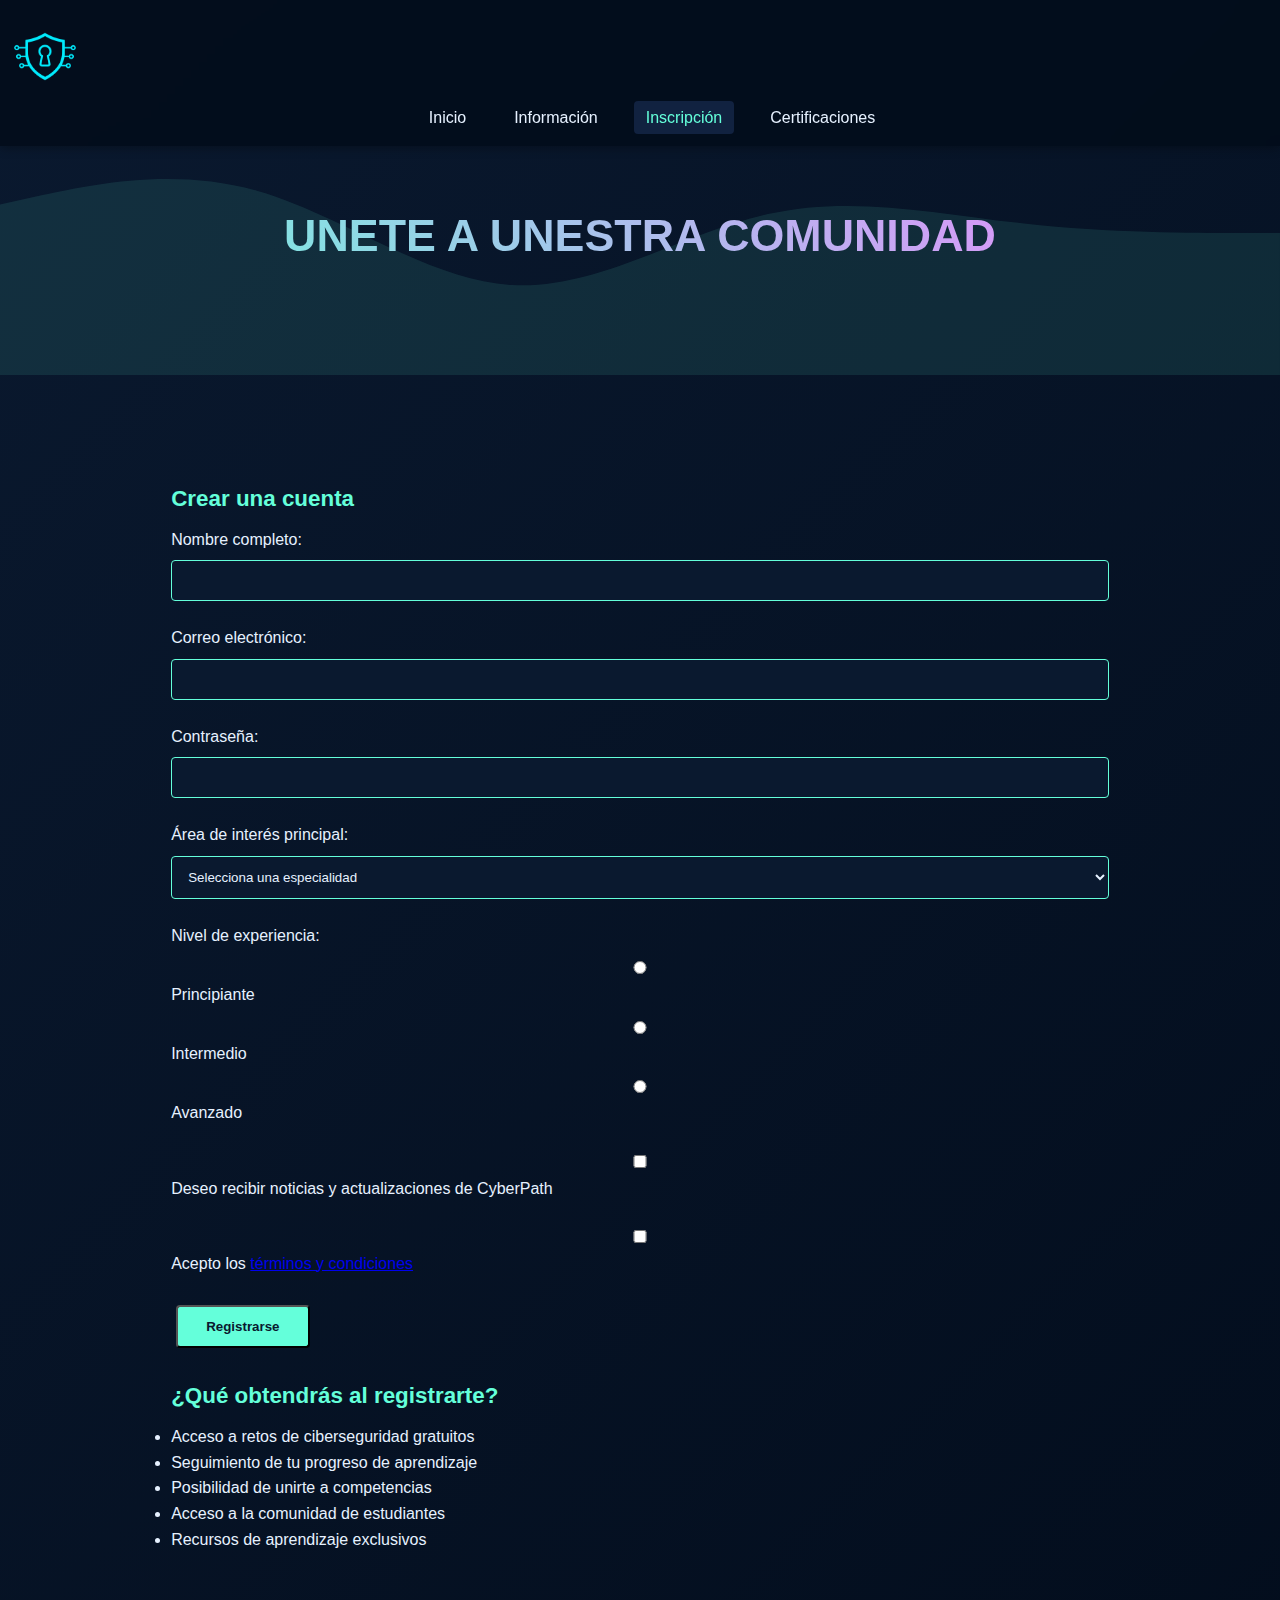
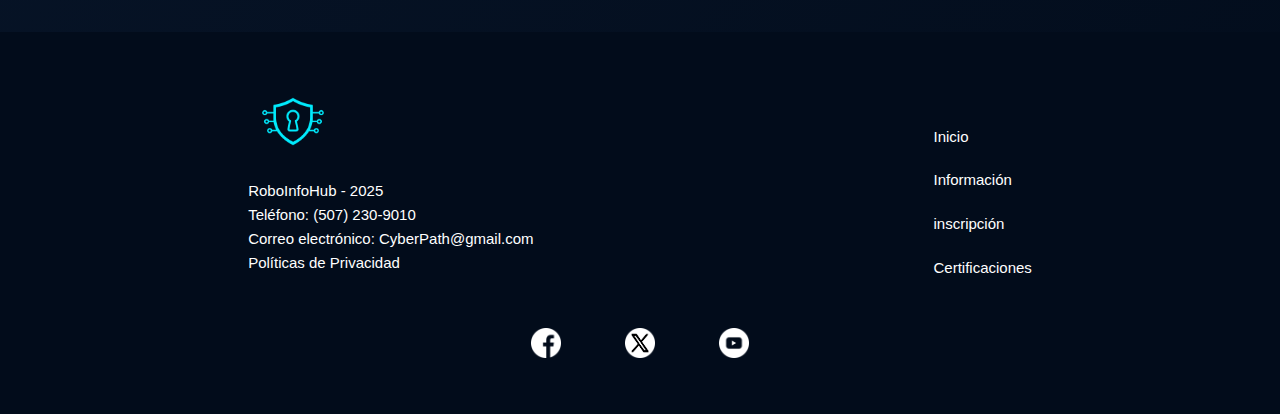
<file: proyecto-cyberpath/inscription.html>
<!DOCTYPE html>
<html lang="es">
<head>
    <meta charset="UTF-8">
    <meta name="viewport" content="width=device-width, initial-scale=1.0">
    <title>CyberPath - Inscripción</title>
    <link rel="stylesheet" href="css/style.css">
    <link rel="icon" href="../img/logocyberpath.png" type="image/png">
</head>
<body>
    <header>
        <div class="logo">
            <img src="img/logocyberpath.png" alt="CyberPath Logo" class="logo-img">
        </div>
        <nav>
            <ul>
                <li><a href="index.html">Inicio</a></li>
                <li><a href="information.html">Información</a></li>
                <li><a href="inscription.html"class="active">Inscripción</a></li>
                <li><a href="certificados.html">Certificaciones</a></li>
            </ul>
        </nav>
    </header>

     <section class="hero">
        <div class="hero-content">
            <h2>UNETE A  UNESTRA COMUNIDAD </h2>
            
    </section>

    <section class="form-container">
        <div class="container">
            <form class="signup-form">
                <h3>Crear una cuenta</h3>
                
                <div class="form-group">
                    <label for="name">Nombre completo:</label>
                    <input type="text" id="name" name="name" required>
                </div>
                
                <div class="form-group">
                    <label for="email">Correo electrónico:</label>
                    <input type="email" id="email" name="email" required>
                </div>
                
                <div class="form-group">
                    <label for="password">Contraseña:</label>
                    <input type="password" id="password" name="password" required>
                </div>
                
                <div class="form-group">
                    <label for="interest">Área de interés principal:</label>
                    <select id="interest" name="interest">
                        <option value="">Selecciona una especialidad</option>
                        <option value="redteam">Red Team</option>
                        <option value="blueteam">Blue Team</option>
                        <option value="purpleteam">Purple Team</option>
                        <option value="pentester">Pentester</option>
                        <option value="soc">SOC Analyst</option>
                        <option value="threat">Threat Hunter</option>
                        <option value="malware">Malware Analyst</option>
                        <option value="forense">Forense Digital</option>
                        <option value="osint">OSINT Specialist</option>
                    </select>
                </div>
                
                <div class="form-group">
                    <label for="experience">Nivel de experiencia:</label>
                    <div class="radio-group">
                        <label><input type="radio" name="experience" value="beginner"> Principiante</label>
                        <label><input type="radio" name="experience" value="intermediate"> Intermedio</label>
                        <label><input type="radio" name="experience" value="advanced"> Avanzado</label>
                    </div>
                </div>
                
                <div class="form-group">
                    <label for="newsletter">
                        <input type="checkbox" id="newsletter" name="newsletter">
                        Deseo recibir noticias y actualizaciones de CyberPath
                    </label>
                </div>
                
                <div class="form-group">
                    <label for="terms">
                        <input type="checkbox" id="terms" name="terms" required>
                        Acepto los <a href="#">términos y condiciones</a>
                    </label>
                </div>
                
                <button type="submit" class="btn">Registrarse</button>
            </form>
            
            <div class="form-info">
                <h3>¿Qué obtendrás al registrarte?</h3>
                <ul>
                    <li>Acceso a retos de ciberseguridad gratuitos</li>
                    <li>Seguimiento de tu progreso de aprendizaje</li>
                    <li>Posibilidad de unirte a competencias</li>
                    <li>Acceso a la comunidad de estudiantes</li>
                    <li>Recursos de aprendizaje exclusivos</li>
                </ul>
            </div>
        </div>
    </section>

    
         <footer class="footer">
        <div class="footer_div">

            <div class="footer-izquierdo">
                <img src="../img/logocyberpath.png" alt="Logo RoboInfoHub" class="footer-logo">
                <p>RoboInfoHub - 2025</p>
                <p>Teléfono: (507) 230-9010</p>
                <p>Correo electrónico: <a href="CyberPath@gmail.com">CyberPath@gmail.com</a></p>
                <p></p>
                <p><a href="#">Políticas de Privacidad</a></p>
            </div>

            <div class="footer-derecho">
                <ul>
                    
                    <br>
                    <li><a href="index.html">Inicio</a></li>
                    <li><a href="information.html">Información</a></li>
                    <li><a href="inscription.html">inscripción</a></li>
                    <li><a href="certificados.html">Certificaciones</a></li>
                </ul>
            </div>
        </div>

      
        <div class="footer-social">
            <a href="#"><img src="../img/facebook.png" alt="Facebook"></a>
        <a href="#"><img src="../img/gorjeo.png" alt="Twitter"></a>
        <a href="#"><img src="../img/youtube.png" alt="YouTube"></a>
        </div>
    </footer>
 
</body>
</html>
</file>
<file: css/style.css>
/* Estilos generales */
* {
    margin: 0;
    padding: 0;
    box-sizing: border-box;
}

body {
    font-family: 'Segoe UI', Tahoma, Geneva, Verdana, sans-serif;
    line-height: 1.6;
    color: #333;
    background: linear-gradient(135deg, #0a192f 0%, #020c1b 100%);
    color: #e6f1ff;
    min-height: 100vh;
}

.container {
    width: 90%;
    max-width: 1200px;
    margin: 0 auto;
    padding: 0 15px;
}

/* Encabezado */
header {
    background-color: rgba(2, 12, 27, 0.9);
    backdrop-filter: blur(10px);
    position: fixed;
    width: 100%;
    z-index: 1000;
    padding: 15px 0;
    box-shadow: 0 2px 10px rgba(0, 0, 0, 0.3);
}


.header-content {
    display: flex;
    align-items: center; /* alinea todo al centro vertical */
    justify-content: space-between;
}


.logo h1 {
    font-size: 1.8rem;
    font-weight: bold;
    color: #64ffda;
}

.logo span {
    color: #f57dff;
}

nav ul {
    display: flex;
    list-style: none;
    justify-content: center;
    align-items: center;     
}

nav ul li {
    margin-left: 1.5rem;
}

nav ul li a {
    color: #e6f1ff;
    text-decoration: none;
    padding: 8px 12px;
    border-radius: 4px;
    transition: all 0.3s;
}

nav ul li a:hover, nav ul li a.active {
    background-color: #112240;
    color: #64ffda;
}

/* Sección Hero */
.hero {
    padding: 120px 0 80px;
    text-align: center;
    background: url('data:image/svg+xml;utf8,<svg xmlns="http://www.w3.org/2000/svg" viewBox="0 0 1440 320"><path fill="%2364ffda" fill-opacity="0.1" d="M0,128L48,117.3C96,107,192,85,288,112C384,139,480,213,576,218.7C672,224,768,160,864,138.7C960,117,1056,139,1152,149.3C1248,160,1344,160,1392,160L1440,160L1440,320L1392,320C1344,320,1248,320,1152,320C1056,320,960,320,864,320C768,320,672,320,576,320C480,320,384,320,288,320C192,320,96,320,48,320L0,320Z"></path></svg>') bottom no-repeat;
    background-size: 100%;
}

.hero-content h2 {
    font-size: 2.8rem;
    margin-bottom: 1.5rem;
    background: linear-gradient(45deg, #64ffda, #f57dff);
    -webkit-background-clip: text;
    background-clip: text;
    color: transparent;
}

.hero-content p {
    font-size: 1.2rem;
    max-width: 800px;
    margin: 0 auto 2rem;
    color: #8892b0;
}

/* Botones */
.btn, .btn-secondary {
    display: inline-block;
    padding: 12px 28px;
    background-color: #64ffda;
    color: #0a192f;
    text-decoration: none;
    border-radius: 4px;
    font-weight: bold;
    transition: all 0.3s;
    margin: 5px;
}

.btn:hover {
    transform: translateY(-3px);
    box-shadow: 0 10px 20px rgba(100, 255, 218, 0.3);
}

.btn-secondary {
    background-color: transparent;
    border: 2px solid #64ffda;
    color: #64ffda;
}

.btn-secondary:hover {
    background-color: #64ffda;
    color: #0a192f;
}

/* Secciones */
section {
    padding: 60px 0;
}

.section-title {
    text-align: center;
    margin-bottom: 3rem;
    font-size: 2.2rem;
    color: #64ffda;
}

/* Características */
.features {
    background-color: #112240;
}

.features-grid {
    display: grid;
    grid-template-columns: repeat(auto-fit, minmax(300px, 1fr));
    gap: 2rem;
}

.feature-card {
    background-color: #0a192f;
    border-radius: 10px;
    padding: 2rem;
    text-align: center;
    transition: transform 0.3s;
    box-shadow: 0 5px 15px rgba(0, 0, 0, 0.2);
}

.feature-card:hover {
    transform: translateY(-5px);
}

.feature-icon {
    font-size: 2.5rem;
    margin-bottom: 1.5rem;
    color: #f57dff;
}

.feature-card h3 {
    margin-bottom: 1rem;
    color: #e6f1ff;
}

.feature-card p {
    color: #8892b0;
}

/* Clases */
.classes-grid {
    display: grid;
    grid-template-columns: repeat(auto-fit, minmax(250px, 1fr));
    gap: 2rem;
}

.class-card {
    background: linear-gradient(145deg, #112240, #0a192f);
    border-radius: 10px;
    overflow: hidden;
    box-shadow: 0 5px 15px rgba(0, 0, 0, 0.2);
    transition: transform 0.3s;
}

.class-card:hover {
    transform: translateY(-5px);
}

.class-header {
    padding: 1.5rem;
    background-color: #64ffda;
    color: #0a192f;
    text-align: center;
}

.class-body {
    padding: 1.5rem;
}

.class-body h3 {
    margin-bottom: 1rem;
    color: #e6f1ff;
}

.class-body p {
    color: #8892b0;
    margin-bottom: 1.5rem;
}

/* Testimonios */
.testimonials {
    background-color: #112240;
}

.testimonials-grid {
    display: grid;
    grid-template-columns: repeat(auto-fit, minmax(300px, 1fr));
    gap: 2rem;
}

.testimonial-card {
    background-color: #0a192f;
    border-radius: 10px;
    padding: 2rem;
    box-shadow: 0 5px 15px rgba(0, 0, 0, 0.2);
}

.testimonial-text {
    font-style: italic;
    margin-bottom: 1.5rem;
    color: #8892b0;
}

.testimonial-author {
    display: flex;
    align-items: center;
}

.author-avatar {
    width: 50px;
    height: 50px;
    border-radius: 50%;
    background-color: #64ffda;
    display: flex;
    align-items: center;
    justify-content: center;
    margin-right: 1rem;
    font-weight: bold;
    color: #0a192f;
}

/* Contacto */
.contact-form {
    max-width: 600px;
    margin: 0 auto;
    background-color: #112240;
    padding: 2rem;
    border-radius: 10px;
    box-shadow: 0 5px 15px rgba(0, 0, 0, 0.2);
}

.form-group {
    margin-bottom: 1.5rem;
}

.form-group label {
    display: block;
    margin-bottom: 0.5rem;
    color: #e6f1ff;
}

.form-group input,
.form-group textarea,
.form-group select {
    width: 100%;
    padding: 12px;
    border: 1px solid #64ffda;
    border-radius: 4px;
    background-color: #0a192f;
    color: #e6f1ff;
}

.form-group textarea {
    min-height: 120px;
}

/* Footer */
footer {
    background-color: #020c1b;
    padding: 3rem 0;
    text-align: center;
}

.footer-content {
    display: flex;
    flex-wrap: wrap;
    justify-content: space-between;
    margin-bottom: 2rem;
}

.footer-section {
    flex: 1;
    min-width: 250px;
    margin-bottom: 1.5rem;
}

.footer-section h3 {
    color: #64ffda;
    margin-bottom: 1rem;
}

.footer-section ul {
    list-style: none;
}

.footer-section ul li {
    margin-bottom: 0.5rem;
}

.footer-section ul li a {
    color: #8892b0;
    text-decoration: none;
    transition: color 0.3s;
}

.footer-section ul li a:hover {
    color: #64ffda;
}

.social-icons {
    display: flex;
    justify-content: center;
    gap: 1rem;
    margin-top: 1rem;
}

.social-icons a {
    color: #8892b0;
    font-size: 1.5rem;
    transition: color 0.3s;
}

.social-icons a:hover {
    color: #64ffda;
}

.copyright {
    color: #8892b0;
    margin-top: 2rem;
}

/* Responsive */
@media (max-width: 768px) {
    .header-content {
        flex-direction: column;
    }
    
    nav ul {
        margin-top: 1rem;
    }
    
    nav ul li {
        margin: 0 0.5rem;
    }
    
    .hero h1 {
        font-size: 2.2rem;
    }
    
    .hero p {
        font-size: 1rem;
    }
    
    .feature, .class-card, .testimonial {
        min-width: 100%;
    }
    
    .footer-content {
        flex-direction: column;
    }
}
.logo {
    display: flex;
    align-items: center; /* centra verticalmente */
    gap: 10px; /* espacio entre el logo y el texto */
}

.logo-img {
    width: 90px;
    margin: 0; /* elimina los márgenes que desalinean */
    display: block;
}



.logo h1 {
    font-size: 1.8rem;
    margin: 0;
    color: #64ffda; /* para mantener el estilo */
}
.hero {
    padding-top: 200px; /* deja espacio para el header */
    padding-bottom: 80px; /* lo que ya tenías */
}
/*footer */


.footer_div {
    display: flex;
    justify-content: center; 
    align-items: flex-start;
    gap: 400px; /* separación entre columnas */
    flex-wrap: wrap;
    text-align: left;
}

.footer-izquierdo,
.footer-derecho {
    max-width: 450px;
}

.footer-izquierdo p,
.footer-izquierdo a {
    font-size: 15px;
    line-height: 1.6;
    color: white;
    text-decoration: none;
}

.footer-izquierdo a:hover {
    text-decoration: underline;
}

.footer-logo {
    width: 90px;
    margin-bottom: 1px;
}

.footer-logo-center {
    width: 100px;
}

.footer-derecho ul {
    list-style: none;
    padding: 0;
}

.footer-derecho ul li {
    margin: 18px 0;
}

.footer-derecho a {
    color: white;
    font-size: 15px;
    text-decoration: none;
}

.footer-derecho a:hover {
    text-decoration: underline;
}

/* Redes sociales */
.footer-social {
    text-align:center;
    margin-top: 30px;
}

.footer-social img {
    width: 30px;
    margin: 0 30px;
    filter: brightness(2) invert(2);
    transition: 0.3s;
}
/* ===== Sección de Certificados ===== */
.certificados {
    background-color: #0a192f;
    padding: 100px 0;
}

.cert-card {
    display: flex;
    align-items: center;
    justify-content: space-between;
    background: linear-gradient(145deg, #112240, #0a192f);
    border-radius: 15px;
    box-shadow: 0 0 20px rgba(100, 255, 218, 0.2);
    padding: 40px;
    flex-wrap: wrap;
    gap: 40px;
    transition: transform 0.3s ease;
}

.cert-card:hover {
    transform: translateY(-5px);
}

.cert-image img {
    width: 320px;
    border-radius: 10px;
    transition: transform 0.3s ease;
}

.cert-image img:hover {
    transform: scale(1.05);
}

.cert-info {
    flex: 1;
    min-width: 280px;
}

.cert-info h3 {
    font-size: 1.8rem;
    color: #64ffda;
    margin-bottom: 15px;
}

.cert-info p {
    color: #8892b0;
    line-height: 1.6;
    margin-bottom: 15px;
}

.cert-info ul {
    list-style: none;
    margin-bottom: 20px;
    padding-left: 0;
}

.cert-info ul li {
    position: relative;
    padding-left: 25px;
    margin-bottom: 8px;
    color: #e6f1ff;
}

.cert-info ul li::before {
    content: "✔";
    position: absolute;
    left: 0;
    color: #64ffda;
}

.precio {
    font-size: 1.1rem;
    margin-bottom: 20px;
}

.precio span {
    color: #64ffda;
    font-weight: bold;
}

/* Adaptación responsive */
@media (max-width: 768px) {
    .cert-card {
        flex-direction: column;
        text-align: center;
    }

    .cert-image img {
        margin-bottom: 20px;
        width: 250px;
    }
}
/*info */
/*info */
section {
    padding: 80px 8%;
    
    margin: 0 auto;
}

section h1, section h2 {
    font-size: 2rem;
    color: #64ffda;
    margin-bottom: 20px;
    
    
}

section h3 {
    color: #64ffda;
    margin-top: 25px;
    margin-bottom: 10px;
    font-size: 1.4rem;
    max-width: 1200px;
}

section p {
    color: #8892b0;
    margin-bottom: 15px;
    text-align: justify;
    line-height: 1.7;
}


/* Ajusta títulos para que destaquen más */
section h1 {
    font-size: 2.4rem;
    max-width: 1200px;
}

section h2 {
    font-size: 2rem;
    
}

section h3 {
    font-size: 1.4rem;
    max-width: 1200px;
}
</file>
<file: proyecto-cyberpath/css/style.css>
/* Estilos generales */
* {
    margin: 0;
    padding: 0;
    box-sizing: border-box;
}

body {
    font-family: 'Segoe UI', Tahoma, Geneva, Verdana, sans-serif;
    line-height: 1.6;
    color: #333;
    background: linear-gradient(135deg, #0a192f 0%, #020c1b 100%);
    color: #e6f1ff;
    min-height: 100vh;
}

.container {
    width: 90%;
    max-width: 1200px;
    margin: 0 auto;
    padding: 0 15px;
}

/* Encabezado */
header {
    background-color: rgba(2, 12, 27, 0.9);
    backdrop-filter: blur(10px);
    position: fixed;
    width: 100%;
    z-index: 1000;
    padding: 15px 0;
    box-shadow: 0 2px 10px rgba(0, 0, 0, 0.3);
}


.header-content {
    display: flex;
    align-items: center; /* alinea todo al centro vertical */
    justify-content: space-between;
}


.logo h1 {
    font-size: 1.8rem;
    font-weight: bold;
    color: #64ffda;
}

.logo span {
    color: #f57dff;
}

nav ul {
    display: flex;
    list-style: none;
    justify-content: center;
    align-items: center;     
}

nav ul li {
    margin-left: 1.5rem;
}

nav ul li a {
    color: #e6f1ff;
    text-decoration: none;
    padding: 8px 12px;
    border-radius: 4px;
    transition: all 0.3s;
}

nav ul li a:hover, nav ul li a.active {
    background-color: #112240;
    color: #64ffda;
}

/* Sección Hero */
.hero {
    padding: 120px 0 80px;
    text-align: center;
    background: url('data:image/svg+xml;utf8,<svg xmlns="http://www.w3.org/2000/svg" viewBox="0 0 1440 320"><path fill="%2364ffda" fill-opacity="0.1" d="M0,128L48,117.3C96,107,192,85,288,112C384,139,480,213,576,218.7C672,224,768,160,864,138.7C960,117,1056,139,1152,149.3C1248,160,1344,160,1392,160L1440,160L1440,320L1392,320C1344,320,1248,320,1152,320C1056,320,960,320,864,320C768,320,672,320,576,320C480,320,384,320,288,320C192,320,96,320,48,320L0,320Z"></path></svg>') bottom no-repeat;
    background-size: 100%;
}

.hero-content h2 {
    font-size: 2.8rem;
    margin-bottom: 1.5rem;
    background: linear-gradient(45deg, #64ffda, #f57dff);
    -webkit-background-clip: text;
    background-clip: text;
    color: transparent;
}

.hero-content p {
    font-size: 1.2rem;
    max-width: 800px;
    margin: 0 auto 2rem;
    color: #8892b0;
}

/* Botones */
.btn, .btn-secondary {
    display: inline-block;
    padding: 12px 28px;
    background-color: #64ffda;
    color: #0a192f;
    text-decoration: none;
    border-radius: 4px;
    font-weight: bold;
    transition: all 0.3s;
    margin: 5px;
}

.btn:hover {
    transform: translateY(-3px);
    box-shadow: 0 10px 20px rgba(100, 255, 218, 0.3);
}

.btn-secondary {
    background-color: transparent;
    border: 2px solid #64ffda;
    color: #64ffda;
}

.btn-secondary:hover {
    background-color: #64ffda;
    color: #0a192f;
}

/* Secciones */
section {
    padding: 60px 0;
}

.section-title {
    text-align: center;
    margin-bottom: 3rem;
    font-size: 2.2rem;
    color: #64ffda;
}

/* Características */
.features {
    background-color: #112240;
}

.features-grid {
    display: grid;
    grid-template-columns: repeat(auto-fit, minmax(300px, 1fr));
    gap: 2rem;
}

.feature-card {
    background-color: #0a192f;
    border-radius: 10px;
    padding: 2rem;
    text-align: center;
    transition: transform 0.3s;
    box-shadow: 0 5px 15px rgba(0, 0, 0, 0.2);
}

.feature-card:hover {
    transform: translateY(-5px);
}

.feature-icon {
    font-size: 2.5rem;
    margin-bottom: 1.5rem;
    color: #f57dff;
}

.feature-card h3 {
    margin-bottom: 1rem;
    color: #e6f1ff;
}

.feature-card p {
    color: #8892b0;
}

/* Clases */
.classes-grid {
    display: grid;
    grid-template-columns: repeat(auto-fit, minmax(250px, 1fr));
    gap: 2rem;
}

.class-card {
    background: linear-gradient(145deg, #112240, #0a192f);
    border-radius: 10px;
    overflow: hidden;
    box-shadow: 0 5px 15px rgba(0, 0, 0, 0.2);
    transition: transform 0.3s;
}

.class-card:hover {
    transform: translateY(-5px);
}

.class-header {
    padding: 1.5rem;
    background-color: #64ffda;
    color: #0a192f;
    text-align: center;
}

.class-body {
    padding: 1.5rem;
}

.class-body h3 {
    margin-bottom: 1rem;
    color: #e6f1ff;
}

.class-body p {
    color: #8892b0;
    margin-bottom: 1.5rem;
}

/* Testimonios */
.testimonials {
    background-color: #112240;
}

.testimonials-grid {
    display: grid;
    grid-template-columns: repeat(auto-fit, minmax(300px, 1fr));
    gap: 2rem;
}

.testimonial-card {
    background-color: #0a192f;
    border-radius: 10px;
    padding: 2rem;
    box-shadow: 0 5px 15px rgba(0, 0, 0, 0.2);
}

.testimonial-text {
    font-style: italic;
    margin-bottom: 1.5rem;
    color: #8892b0;
}

.testimonial-author {
    display: flex;
    align-items: center;
}

.author-avatar {
    width: 50px;
    height: 50px;
    border-radius: 50%;
    background-color: #64ffda;
    display: flex;
    align-items: center;
    justify-content: center;
    margin-right: 1rem;
    font-weight: bold;
    color: #0a192f;
}

/* Contacto */
.contact-form {
    max-width: 600px;
    margin: 0 auto;
    background-color: #112240;
    padding: 2rem;
    border-radius: 10px;
    box-shadow: 0 5px 15px rgba(0, 0, 0, 0.2);
}

.form-group {
    margin-bottom: 1.5rem;
}

.form-group label {
    display: block;
    margin-bottom: 0.5rem;
    color: #e6f1ff;
}

.form-group input,
.form-group textarea,
.form-group select {
    width: 100%;
    padding: 12px;
    border: 1px solid #64ffda;
    border-radius: 4px;
    background-color: #0a192f;
    color: #e6f1ff;
}

.form-group textarea {
    min-height: 120px;
}

/* Footer */
footer {
    background-color: #020c1b;
    padding: 3rem 0;
    text-align: center;
}

.footer-content {
    display: flex;
    flex-wrap: wrap;
    justify-content: space-between;
    margin-bottom: 2rem;
}

.footer-section {
    flex: 1;
    min-width: 250px;
    margin-bottom: 1.5rem;
}

.footer-section h3 {
    color: #64ffda;
    margin-bottom: 1rem;
}

.footer-section ul {
    list-style: none;
}

.footer-section ul li {
    margin-bottom: 0.5rem;
}

.footer-section ul li a {
    color: #8892b0;
    text-decoration: none;
    transition: color 0.3s;
}

.footer-section ul li a:hover {
    color: #64ffda;
}

.social-icons {
    display: flex;
    justify-content: center;
    gap: 1rem;
    margin-top: 1rem;
}

.social-icons a {
    color: #8892b0;
    font-size: 1.5rem;
    transition: color 0.3s;
}

.social-icons a:hover {
    color: #64ffda;
}

.copyright {
    color: #8892b0;
    margin-top: 2rem;
}

/* Responsive */
@media (max-width: 768px) {
    .header-content {
        flex-direction: column;
    }
    
    nav ul {
        margin-top: 1rem;
    }
    
    nav ul li {
        margin: 0 0.5rem;
    }
    
    .hero h1 {
        font-size: 2.2rem;
    }
    
    .hero p {
        font-size: 1rem;
    }
    
    .feature, .class-card, .testimonial {
        min-width: 100%;
    }
    
    .footer-content {
        flex-direction: column;
    }
}
.logo {
    display: flex;
    align-items: center; /* centra verticalmente */
    gap: 10px; /* espacio entre el logo y el texto */
}

.logo-img {
    width: 90px;
    margin: 0; /* elimina los márgenes que desalinean */
    display: block;
}



.logo h1 {
    font-size: 1.8rem;
    margin: 0;
    color: #64ffda; /* para mantener el estilo */
}
.hero {
    padding-top: 200px; /* deja espacio para el header */
    padding-bottom: 80px; /* lo que ya tenías */
}
/*footer */


.footer_div {
    display: flex;
    justify-content: center; 
    align-items: flex-start;
    gap: 400px; /* separación entre columnas */
    flex-wrap: wrap;
    text-align: left;
}

.footer-izquierdo,
.footer-derecho {
    max-width: 450px;
}

.footer-izquierdo p,
.footer-izquierdo a {
    font-size: 15px;
    line-height: 1.6;
    color: white;
    text-decoration: none;
}

.footer-izquierdo a:hover {
    text-decoration: underline;
}

.footer-logo {
    width: 90px;
    margin-bottom: 1px;
}

.footer-logo-center {
    width: 100px;
}

.footer-derecho ul {
    list-style: none;
    padding: 0;
}

.footer-derecho ul li {
    margin: 18px 0;
}

.footer-derecho a {
    color: white;
    font-size: 15px;
    text-decoration: none;
}

.footer-derecho a:hover {
    text-decoration: underline;
}

/* Redes sociales */
.footer-social {
    text-align:center;
    margin-top: 30px;
}

.footer-social img {
    width: 30px;
    margin: 0 30px;
    filter: brightness(2) invert(2);
    transition: 0.3s;
}
/* ===== Sección de Certificados ===== */
.certificados {
    background-color: #0a192f;
    padding: 100px 0;
}

.cert-card {
    display: flex;
    align-items: center;
    justify-content: space-between;
    background: linear-gradient(145deg, #112240, #0a192f);
    border-radius: 15px;
    box-shadow: 0 0 20px rgba(100, 255, 218, 0.2);
    padding: 40px;
    flex-wrap: wrap;
    gap: 40px;
    transition: transform 0.3s ease;
}

.cert-card:hover {
    transform: translateY(-5px);
}

.cert-image img {
    width: 320px;
    border-radius: 10px;
    transition: transform 0.3s ease;
}

.cert-image img:hover {
    transform: scale(1.05);
}

.cert-info {
    flex: 1;
    min-width: 280px;
}

.cert-info h3 {
    font-size: 1.8rem;
    color: #64ffda;
    margin-bottom: 15px;
}

.cert-info p {
    color: #8892b0;
    line-height: 1.6;
    margin-bottom: 15px;
}

.cert-info ul {
    list-style: none;
    margin-bottom: 20px;
    padding-left: 0;
}

.cert-info ul li {
    position: relative;
    padding-left: 25px;
    margin-bottom: 8px;
    color: #e6f1ff;
}

.cert-info ul li::before {
    content: "✔";
    position: absolute;
    left: 0;
    color: #64ffda;
}

.precio {
    font-size: 1.1rem;
    margin-bottom: 20px;
}

.precio span {
    color: #64ffda;
    font-weight: bold;
}

/* Adaptación responsive */
@media (max-width: 768px) {
    .cert-card {
        flex-direction: column;
        text-align: center;
    }

    .cert-image img {
        margin-bottom: 20px;
        width: 250px;
    }
}
/*info */
/*info */
section {
    padding: 80px 8%;
    
    margin: 0 auto;
}

section h1, section h2 {
    font-size: 2rem;
    color: #64ffda;
    margin-bottom: 20px;
    
    
}

section h3 {
    color: #64ffda;
    margin-top: 25px;
    margin-bottom: 10px;
    font-size: 1.4rem;
    max-width: 1200px;
}

section p {
    color: #8892b0;
    margin-bottom: 15px;
    text-align: justify;
    line-height: 1.7;
}


/* Ajusta títulos para que destaquen más */
section h1 {
    font-size: 2.4rem;
    max-width: 1200px;
}

section h2 {
    font-size: 2rem;
    
}

section h3 {
    font-size: 1.4rem;
    max-width: 1200px;
}
</file>
